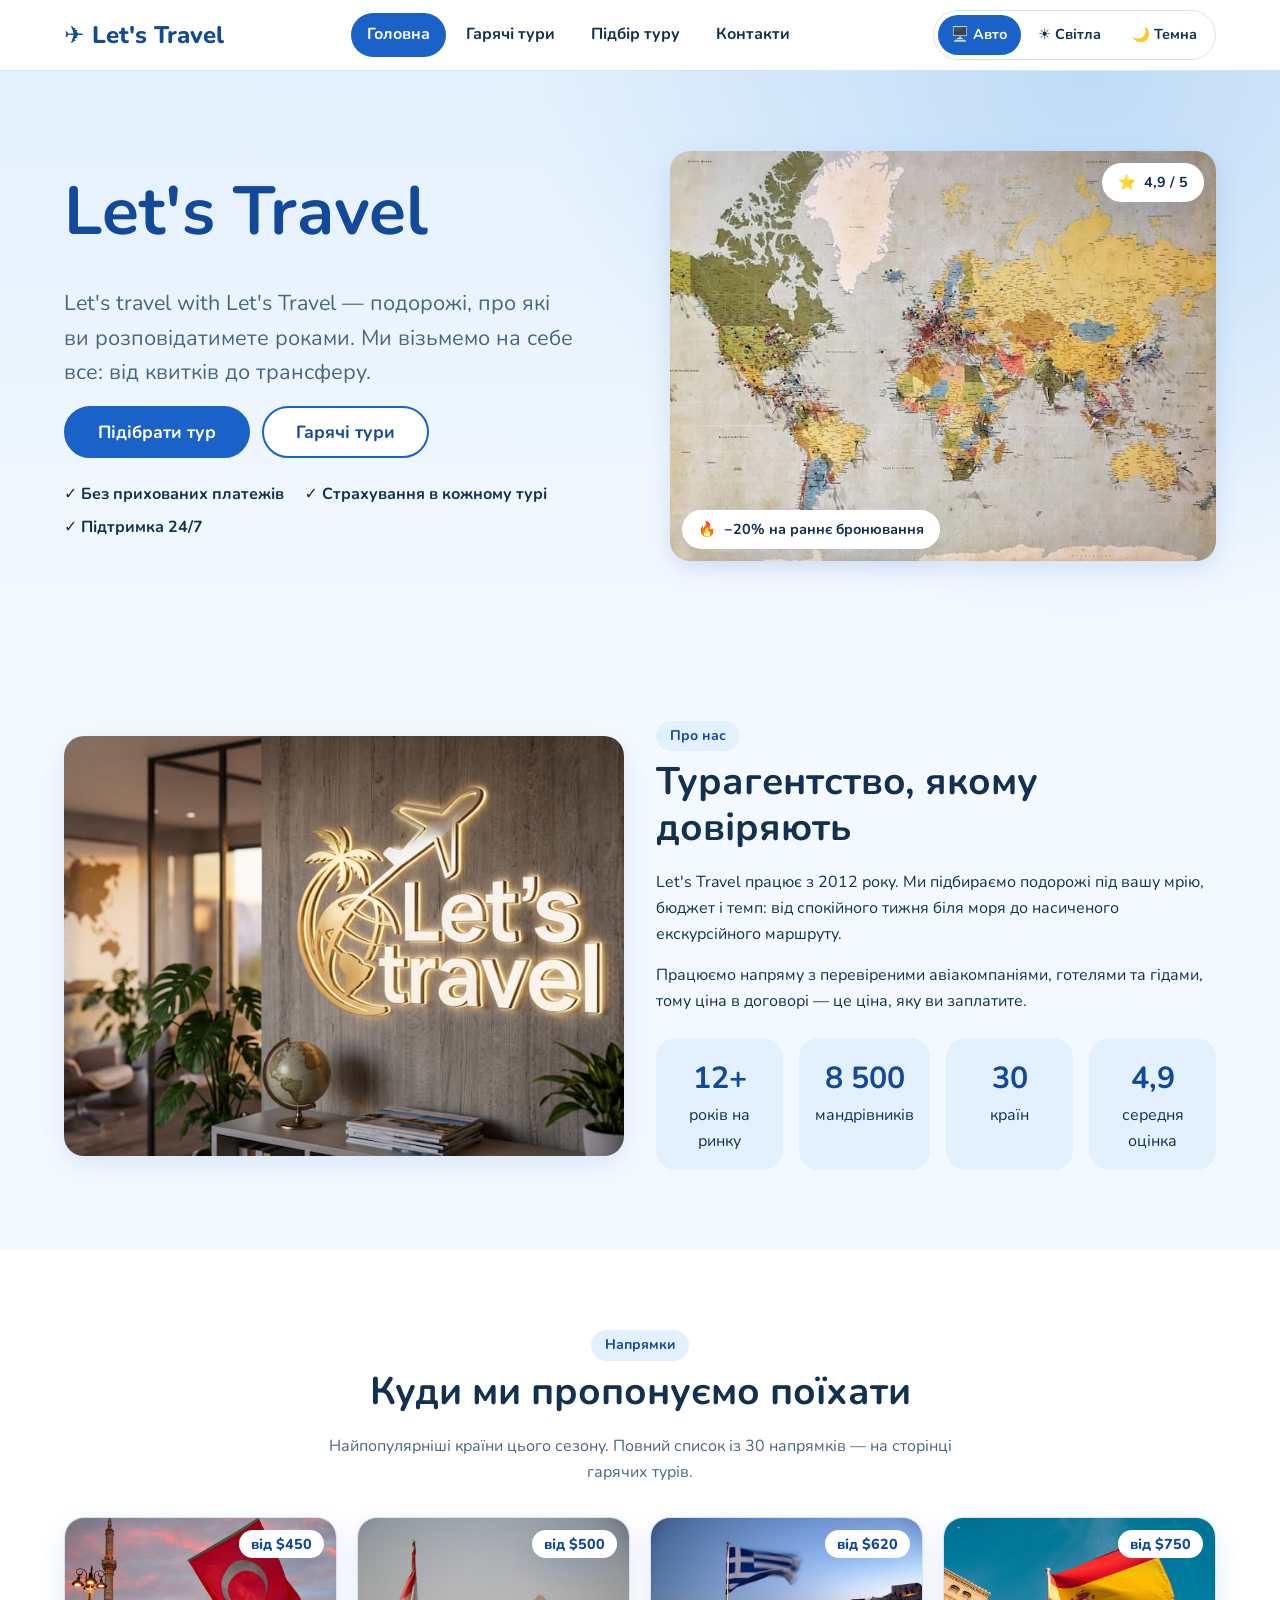
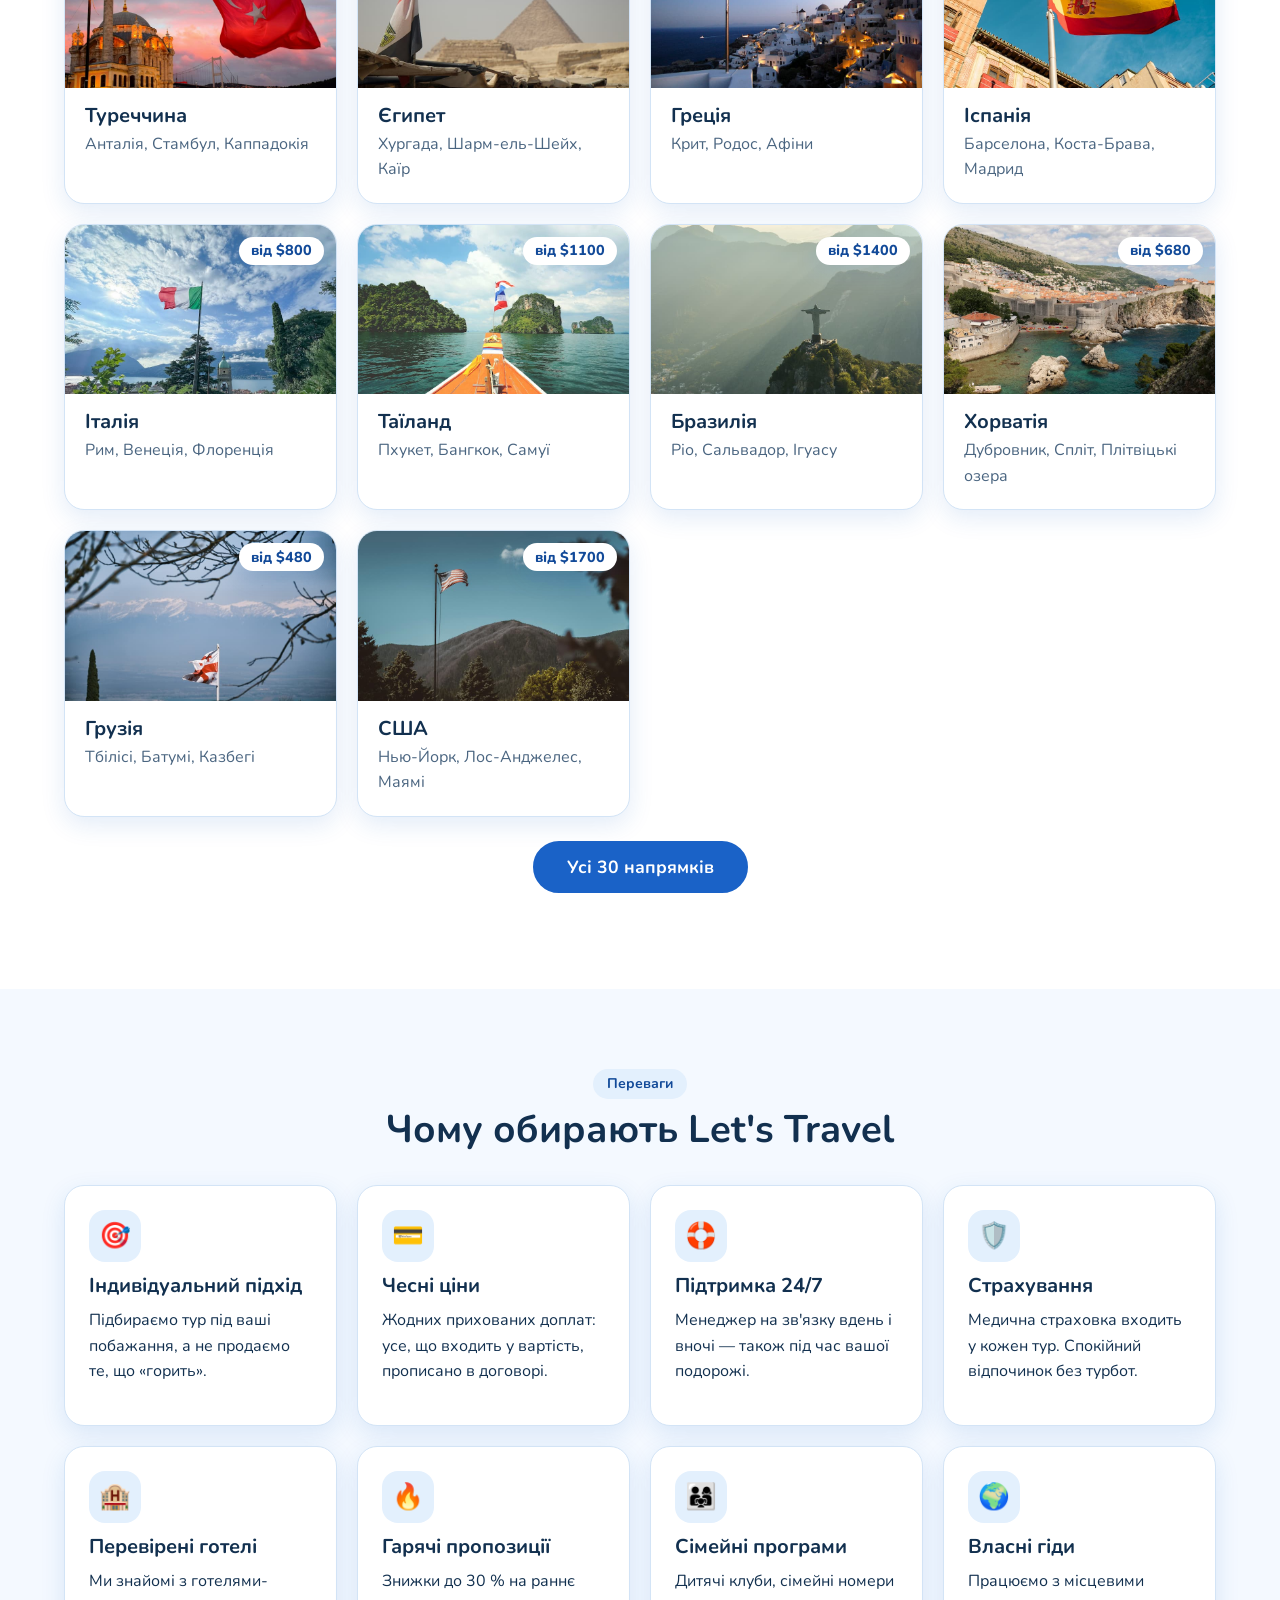
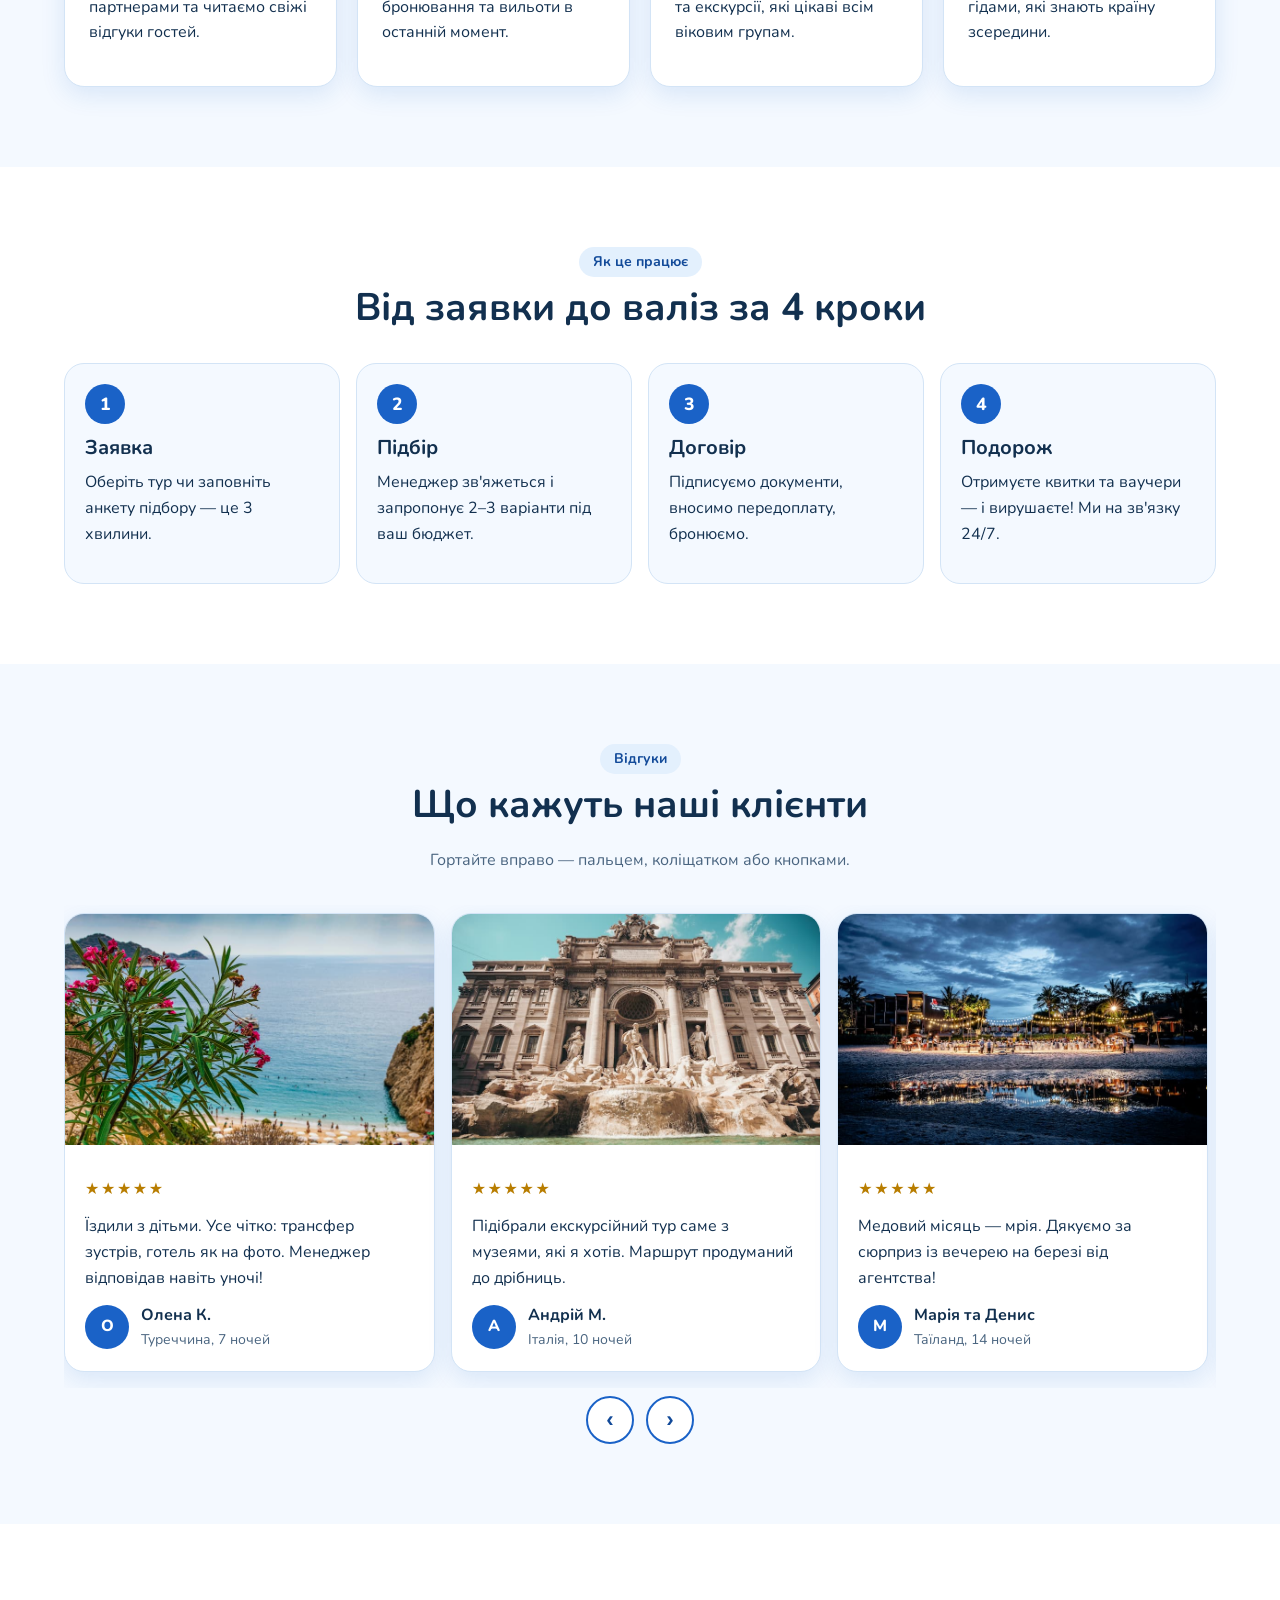
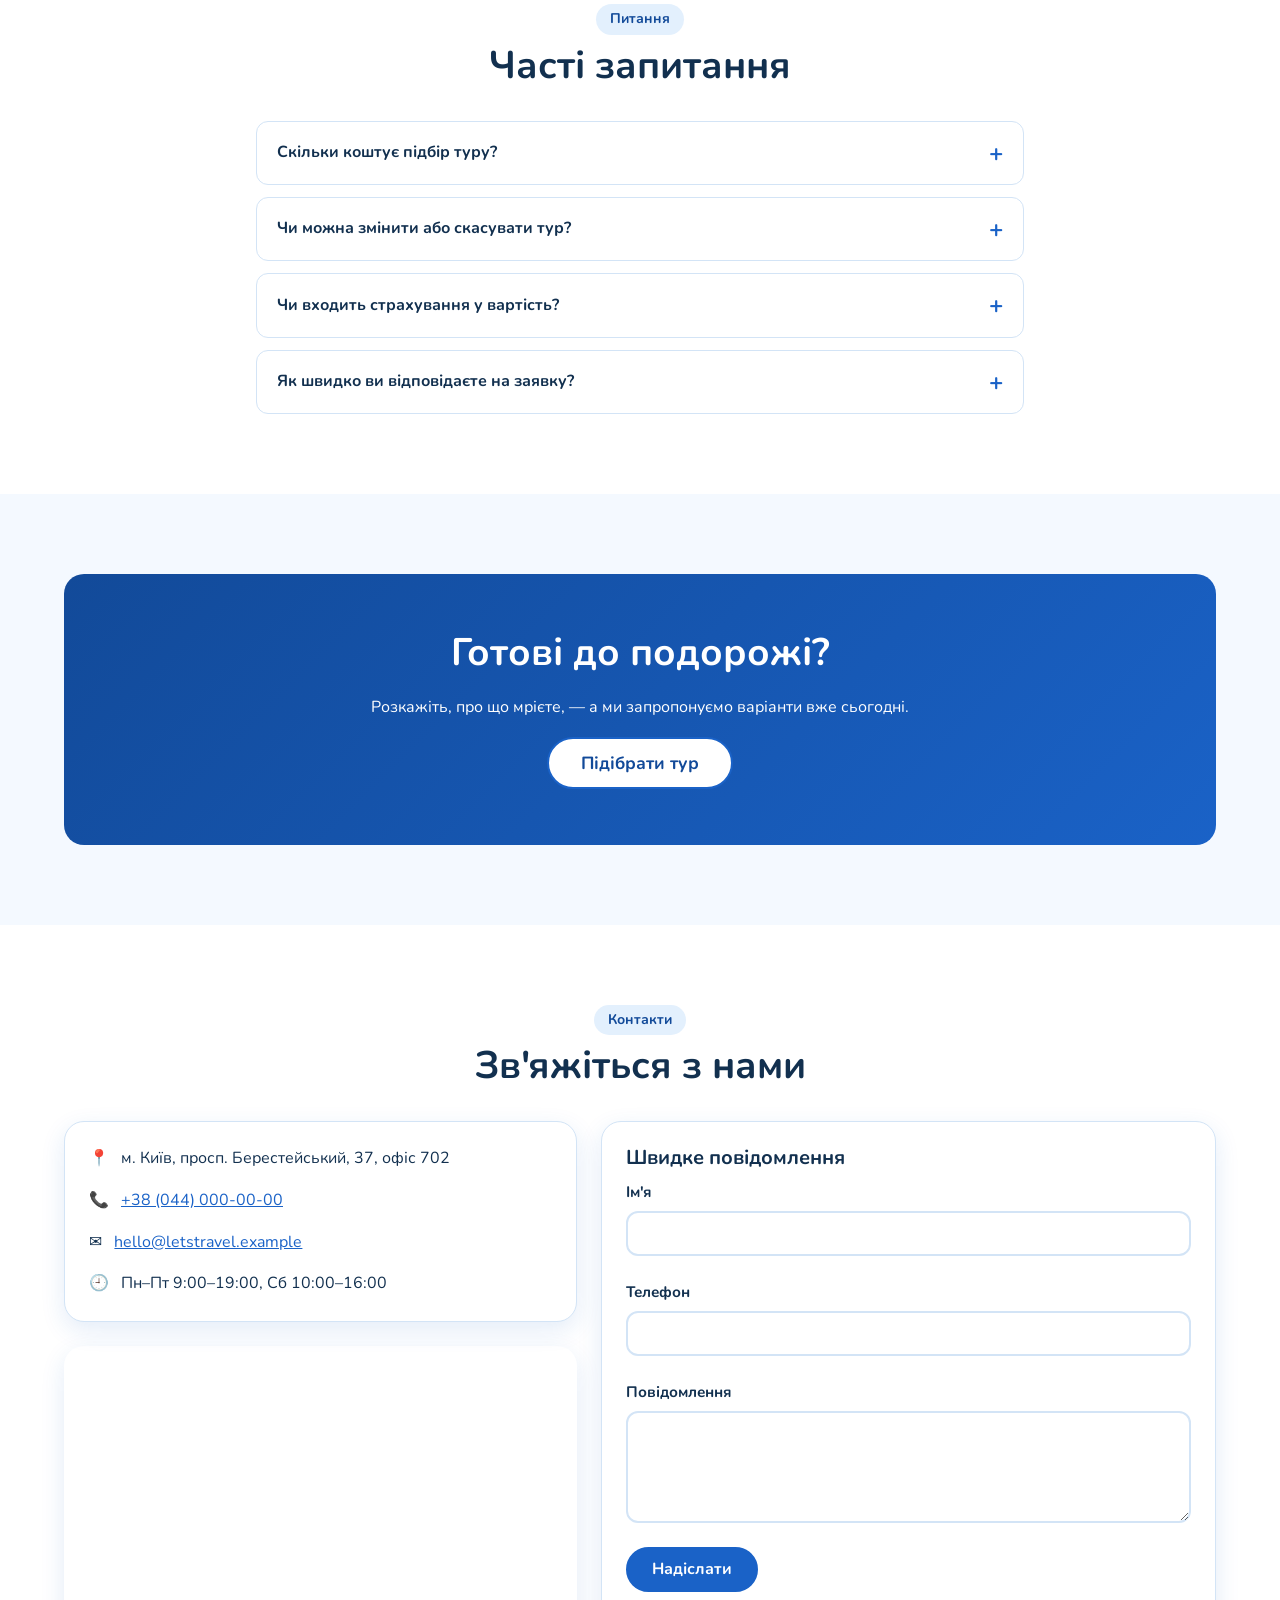
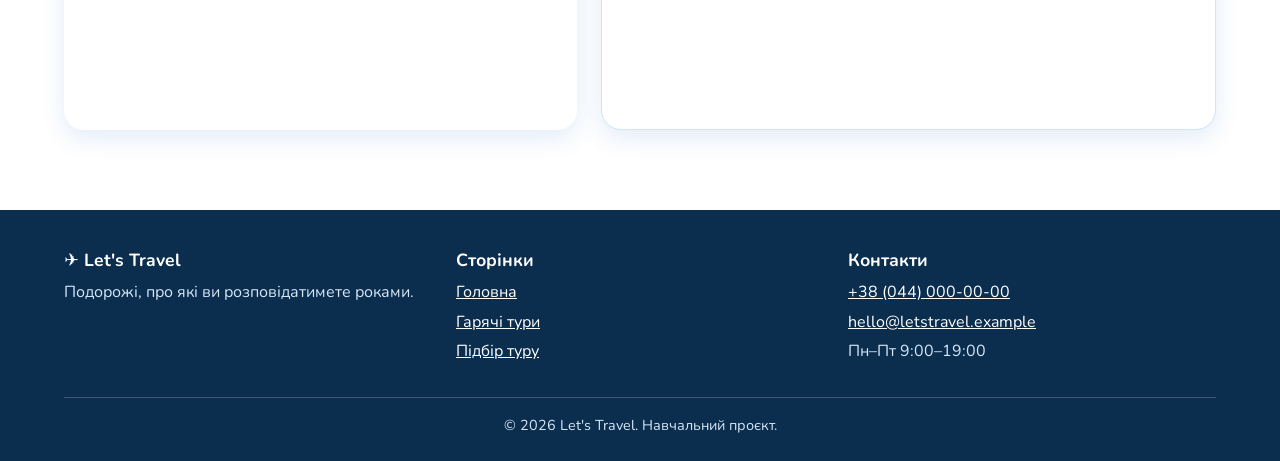
<file: index.html>
<!DOCTYPE html>
<html lang="uk">
<head>
  <meta charset="UTF-8">
  <!-- Без цього рядка телефон показує сторінку як зменшену десктопну -->
  <meta name="viewport" content="width=device-width, initial-scale=1">
  <meta name="description" content="Let's Travel — турагентство: гарячі тури, індивідуальний підбір подорожі, підтримка 24/7.">
  <title>Let's Travel — турагентство</title>
  <link rel="icon" href="data:image/svg+xml,<svg xmlns=%22http://www.w3.org/2000/svg%22 viewBox=%220 0 100 100%22><text y=%22.9em%22 font-size=%2290%22>✈️</text></svg>">
  <link rel="preconnect" href="https://fonts.googleapis.com">
  <link rel="preconnect" href="https://fonts.gstatic.com" crossorigin>
  <link href="https://fonts.googleapis.com/css2?family=Nunito:wght@400;600;700;800&display=swap" rel="stylesheet">
    <script>
    // Ставимо збережену тему ще до показу сторінки (без миготіння)
    (function () {
      var t = localStorage.getItem("theme") || "auto";
      document.documentElement.dataset.theme = t;
    })();
  </script>
  <link rel="stylesheet" href="css/style.css">
</head>
<body>
  <a class="skip-link" href="#main">Перейти до змісту</a>

  <header class="site-header">
    <div class="container header-inner">
      <a class="logo" href="index.html"><span aria-hidden="true">✈️</span> Let's Travel</a>
      <nav aria-label="Головне меню">
        <ul class="nav-list">
          <li><a href="index.html" aria-current="page">Головна</a></li>
          <li><a href="tours.html">Гарячі тури</a></li>
          <li><a href="custom.html">Підбір туру</a></li>
          <li><a href="index.html#contacts">Контакти</a></li>
        </ul>
      </nav>
        <div class="theme-switch" role="radiogroup" aria-label="Тема оформлення">
        <label><input type="radio" name="theme" id="t-auto" value="auto" checked><span>🖥️ Авто</span></label>
        <label><input type="radio" name="theme" id="t-light" value="light"><span>☀️ Світла</span></label>
        <label><input type="radio" name="theme" id="t-dark" value="dark"><span>🌙 Темна</span></label>
      </div>
    </div>
  </header>

  <main id="main">

    <!-- ===== HERO ===== -->
    <section class="hero">
      <div class="container hero-inner">
        <div>
          <h1>Let's Travel</h1>
          <p class="lead">Let's travel with Let's Travel — подорожі, про які ви розповідатимете роками. Ми візьмемо на себе все: від квитків до трансферу.</p>
          <div class="btn-row">
            <a class="btn btn--lg" href="custom.html">Підібрати тур</a>
            <a class="btn btn--lg btn--light" href="tours.html">Гарячі тури</a>
          </div>
          <ul class="trust"><li>✓ Без прихованих платежів</li><li>✓ Страхування в кожному турі</li><li>✓ Підтримка 24/7</li></ul>
        </div>
        <!-- srcset: браузер сам обере менший або більший файл. Не lazy — це головне фото -->
        <div class="hero-media">
          <img src="img/hero-map-1600.jpg"
               srcset="img/hero-map-800.jpg 800w, img/hero-map-1600.jpg 1600w"
               sizes="(width >= 64rem) 36rem, 100vw"
               width="1600" height="1200" fetchpriority="high"
               alt="Карта світу з маршрутами подорожей">
          <span class="float-badge float-badge--a"><span aria-hidden="true">🔥</span> −20% на раннє бронювання</span>
          <span class="float-badge float-badge--b"><span aria-hidden="true">⭐</span> 4,9 / 5</span>
        </div>
      </div>
    </section>

    <!-- ===== ПРО АГЕНТСТВО ===== -->
    <section class="section" id="about">
      <div class="container about">
        <div class="about-media">
          <img src="img/about.jpg" alt="Команда турагентства Let's Travel в офісі" width="900" height="700" loading="lazy">
        </div>
        <div>
          <span class="eyebrow">Про нас</span>
          <h2>Турагентство, якому довіряють</h2>
          <p>Let's Travel працює з 2012 року. Ми підбираємо подорожі під вашу мрію, бюджет і темп: від спокійного тижня біля моря до насиченого екскурсійного маршруту.</p>
          <p>Працюємо напряму з перевіреними авіакомпаніями, готелями та гідами, тому ціна в договорі — це ціна, яку ви заплатите.</p>
          <div class="stats">
            <div class="stat"><strong>12+</strong>років на ринку</div>
            <div class="stat"><strong>8 500</strong>мандрівників</div>
            <div class="stat"><strong>30</strong>країн</div>
            <div class="stat"><strong>4,9</strong>середня оцінка</div>
          </div>
        </div>
      </div>
    </section>

    <!-- ===== КРАЇНИ ===== -->
    <section class="section section--white" id="countries">
      <div class="container">
        <div class="section-head">
          <span class="eyebrow">Напрямки</span>
          <h2>Куди ми пропонуємо поїхати</h2>
          <p class="muted">Найпопулярніші країни цього сезону. Повний список із 30 напрямків — на сторінці гарячих турів.</p>
        </div>
        <div class="grid">
          <a class="dest" href="tours.html#turkey">
            <div class="dest-img"><img src="img/countries/turkey.jpg" alt="Туреччина: Анталія" width="800" height="500" loading="lazy"><span class="price-tag">від $450</span></div>
            <div class="dest-body"><h3>Туреччина</h3><p class="muted">Анталія, Стамбул, Каппадокія</p></div>
          </a>
          <a class="dest" href="tours.html#egypt">
            <div class="dest-img"><img src="img/countries/egypt.jpg" alt="Єгипет: Хургада" width="800" height="500" loading="lazy"><span class="price-tag">від $500</span></div>
            <div class="dest-body"><h3>Єгипет</h3><p class="muted">Хургада, Шарм-ель-Шейх, Каїр</p></div>
          </a>
          <a class="dest" href="tours.html#greece">
            <div class="dest-img"><img src="img/countries/greece.jpg" alt="Греція: Крит" width="800" height="500" loading="lazy"><span class="price-tag">від $620</span></div>
            <div class="dest-body"><h3>Греція</h3><p class="muted">Крит, Родос, Афіни</p></div>
          </a>
          <a class="dest" href="tours.html#spain">
            <div class="dest-img"><img src="img/countries/spain.jpg" alt="Іспанія: Барселона" width="800" height="500" loading="lazy"><span class="price-tag">від $750</span></div>
            <div class="dest-body"><h3>Іспанія</h3><p class="muted">Барселона, Коста-Брава, Мадрид</p></div>
          </a>
          <a class="dest" href="tours.html#italy">
            <div class="dest-img"><img src="img/countries/italy.jpg" alt="Італія: Рим" width="800" height="500" loading="lazy"><span class="price-tag">від $800</span></div>
            <div class="dest-body"><h3>Італія</h3><p class="muted">Рим, Венеція, Флоренція</p></div>
          </a>
          <a class="dest" href="tours.html#thailand">
            <div class="dest-img"><img src="img/countries/thailand.jpg" alt="Таїланд: Пхукет" width="800" height="500" loading="lazy"><span class="price-tag">від $1100</span></div>
            <div class="dest-body"><h3>Таїланд</h3><p class="muted">Пхукет, Бангкок, Самуї</p></div>
          </a>
          <a class="dest" href="tours.html#brazil">
            <div class="dest-img"><img src="img/countries/brazil.jpg" alt="Бразилія: Ріо" width="800" height="500" loading="lazy"><span class="price-tag">від $1400</span></div>
            <div class="dest-body"><h3>Бразилія</h3><p class="muted">Ріо, Сальвадор, Ігуасу</p></div>
          </a>
          <a class="dest" href="tours.html#croatia">
            <div class="dest-img"><img src="img/countries/croatia.jpg" alt="Хорватія: Дубровник" width="800" height="500" loading="lazy"><span class="price-tag">від $680</span></div>
            <div class="dest-body"><h3>Хорватія</h3><p class="muted">Дубровник, Спліт, Плітвіцькі озера</p></div>
          </a>
          <a class="dest" href="tours.html#georgia">
            <div class="dest-img"><img src="img/countries/georgia.jpg" alt="Грузія: Тбілісі" width="800" height="500" loading="lazy"><span class="price-tag">від $480</span></div>
            <div class="dest-body"><h3>Грузія</h3><p class="muted">Тбілісі, Батумі, Казбегі</p></div>
          </a>
          <a class="dest" href="tours.html#usa">
            <div class="dest-img"><img src="img/countries/usa.jpg" alt="США: Нью-Йорк" width="800" height="500" loading="lazy"><span class="price-tag">від $1700</span></div>
            <div class="dest-body"><h3>США</h3><p class="muted">Нью-Йорк, Лос-Анджелес, Маямі</p></div>
          </a>
        </div>
        <p class="center mt"><a class="btn btn--lg" href="tours.html">Усі 30 напрямків</a></p>
      </div>
    </section>

    <!-- ===== ПЕРЕВАГИ ===== -->
    <section class="section" id="advantages">
      <div class="container">
        <div class="section-head">
          <span class="eyebrow">Переваги</span>
          <h2>Чому обирають Let's Travel</h2>
        </div>
        <div class="grid features">
          <article class="card"><div class="icon" aria-hidden="true">🎯</div><h3>Індивідуальний підхід</h3><p>Підбираємо тур під ваші побажання, а не продаємо те, що «горить».</p></article>
          <article class="card"><div class="icon" aria-hidden="true">💳</div><h3>Чесні ціни</h3><p>Жодних прихованих доплат: усе, що входить у вартість, прописано в договорі.</p></article>
          <article class="card"><div class="icon" aria-hidden="true">🛟</div><h3>Підтримка 24/7</h3><p>Менеджер на зв'язку вдень і вночі — також під час вашої подорожі.</p></article>
          <article class="card"><div class="icon" aria-hidden="true">🛡️</div><h3>Страхування</h3><p>Медична страховка входить у кожен тур. Спокійний відпочинок без турбот.</p></article>
          <article class="card"><div class="icon" aria-hidden="true">🏨</div><h3>Перевірені готелі</h3><p>Ми знайомі з готелями-партнерами та читаємо свіжі відгуки гостей.</p></article>
          <article class="card"><div class="icon" aria-hidden="true">🔥</div><h3>Гарячі пропозиції</h3><p>Знижки до 30 % на раннє бронювання та вильоти в останній момент.</p></article>
          <article class="card"><div class="icon" aria-hidden="true">👨‍👩‍👧</div><h3>Сімейні програми</h3><p>Дитячі клуби, сімейні номери та екскурсії, які цікаві всім віковим групам.</p></article>
          <article class="card"><div class="icon" aria-hidden="true">🌍</div><h3>Власні гіди</h3><p>Працюємо з місцевими гідами, які знають країну зсередини.</p></article>
        </div>
      </div>
    </section>

    <!-- ===== ЯК ПРАЦЮЄМО ===== -->
    <section class="section section--white" id="steps">
      <div class="container">
        <div class="section-head">
          <span class="eyebrow">Як це працює</span>
          <h2>Від заявки до валіз за 4 кроки</h2>
        </div>
        <ol class="steps">
          <li><h3>Заявка</h3><p>Оберіть тур чи заповніть анкету підбору — це 3 хвилини.</p></li>
          <li><h3>Підбір</h3><p>Менеджер зв'яжеться і запропонує 2–3 варіанти під ваш бюджет.</p></li>
          <li><h3>Договір</h3><p>Підписуємо документи, вносимо передоплату, бронюємо.</p></li>
          <li><h3>Подорож</h3><p>Отримуєте квитки та ваучери — і вирушаєте! Ми на зв'язку 24/7.</p></li>
        </ol>
      </div>
    </section>

    <!-- ===== ВІДГУКИ (карусель) ===== -->
    <section class="section" id="reviews">
      <div class="container">
        <div class="section-head">
          <span class="eyebrow">Відгуки</span>
          <h2>Що кажуть наші клієнти</h2>
          <p class="muted">Гортайте вправо — пальцем, коліщатком або кнопками.</p>
        </div>
        <!-- tabindex="0": карусель можна гортати клавішами ← → -->
        <div class="carousel" data-carousel tabindex="0" role="region" aria-label="Відгуки клієнтів">
          <figure class="card review">
            <div class="review-photo"><img src="img/reviews/review-1.jpg" alt="Фото з подорожі: Туреччина, 7 ночей" width="800" height="500" loading="lazy"></div>
            <div class="review-body">
              <div class="stars" role="img" aria-label="Оцінка 5 з 5">★★★★★</div>
              <blockquote><p>Їздили з дітьми. Усе чітко: трансфер зустрів, готель як на фото. Менеджер відповідав навіть уночі!</p></blockquote>
              <figcaption><span class="avatar" aria-hidden="true">О</span><span>Олена К.<small>Туреччина, 7 ночей</small></span></figcaption>
            </div>
          </figure>
          <figure class="card review">
            <div class="review-photo"><img src="img/reviews/review-2.jpg" alt="Фото з подорожі: Італія, 10 ночей" width="800" height="500" loading="lazy"></div>
            <div class="review-body">
              <div class="stars" role="img" aria-label="Оцінка 5 з 5">★★★★★</div>
              <blockquote><p>Підібрали екскурсійний тур саме з музеями, які я хотів. Маршрут продуманий до дрібниць.</p></blockquote>
              <figcaption><span class="avatar" aria-hidden="true">А</span><span>Андрій М.<small>Італія, 10 ночей</small></span></figcaption>
            </div>
          </figure>
          <figure class="card review">
            <div class="review-photo"><img src="img/reviews/review-3.jpg" alt="Фото з подорожі: Таїланд, 14 ночей" width="800" height="500" loading="lazy"></div>
            <div class="review-body">
              <div class="stars" role="img" aria-label="Оцінка 5 з 5">★★★★★</div>
              <blockquote><p>Медовий місяць — мрія. Дякуємо за сюрприз із вечерею на березі від агентства!</p></blockquote>
              <figcaption><span class="avatar" aria-hidden="true">М</span><span>Марія та Денис<small>Таїланд, 14 ночей</small></span></figcaption>
            </div>
          </figure>
          <figure class="card review">
            <div class="review-photo"><img src="img/reviews/review-4.jpg" alt="Фото з подорожі: Хорватія, 8 ночей" width="800" height="500" loading="lazy"></div>
            <div class="review-body">
              <div class="stars" role="img" aria-label="Оцінка 5 з 5">★★★★★</div>
              <blockquote><p>Дубровник, Спліт і Плітвіцькі озера за один тур. Дуже зручні переїзди та чудові гіди.</p></blockquote>
              <figcaption><span class="avatar" aria-hidden="true">І</span><span>Ірина Л.<small>Хорватія, 8 ночей</small></span></figcaption>
            </div>
          </figure>
          <figure class="card review">
            <div class="review-photo"><img src="img/reviews/review-5.jpg" alt="Фото з подорожі: Грузія, 6 ночей" width="800" height="500" loading="lazy"></div>
            <div class="review-body">
              <div class="stars" role="img" aria-label="Оцінка 5 з 5">★★★★★</div>
              <blockquote><p>Їздили компанією друзів. Організували все: від вина в Кахетії до походу в гори. Рекомендую!</p></blockquote>
              <figcaption><span class="avatar" aria-hidden="true">С</span><span>Сергій П.<small>Грузія, 6 ночей</small></span></figcaption>
            </div>
          </figure>
          <figure class="card review">
            
            <div class="review-body">
              <div class="stars" role="img" aria-label="Оцінка 5 з 5">★★★★★</div>
              <blockquote><p>Перший раз у відпустці без стресу. Усі квитки та документи були вчасно, готель — 10 з 10.</p></blockquote>
              <figcaption><span class="avatar" aria-hidden="true">Н</span><span>Наталія Б.<small>Єгипет, 7 ночей</small></span></figcaption>
            </div>
          </figure>
          <figure class="card review">
            
            <div class="review-body">
              <div class="stars" role="img" aria-label="Оцінка 5 з 5">★★★★★</div>
              <blockquote><p>Складний маршрут із кількома містами. Агентство зробило його простим і зрозумілим.</p></blockquote>
              <figcaption><span class="avatar" aria-hidden="true">В</span><span>Віктор Д.<small>США, 12 ночей</small></span></figcaption>
            </div>
          </figure>
          <figure class="card review">
            
            <div class="review-body">
              <div class="stars" role="img" aria-label="Оцінка 5 з 5">★★★★★</div>
              <blockquote><p>Родос — це любов. Дякуємо, що підказали готель біля тихого пляжу, без натовпу.</p></blockquote>
              <figcaption><span class="avatar" aria-hidden="true">О</span><span>Оксана Т.<small>Греція, 10 ночей</small></span></figcaption>
            </div>
          </figure>
        </div>
        <div class="carousel-controls">
          <button class="round-btn" type="button" data-carousel-btn="-1" aria-label="Попередні відгуки">‹</button>
          <button class="round-btn" type="button" data-carousel-btn="1" aria-label="Наступні відгуки">›</button>
        </div>
      </div>
    </section>

    <!-- ===== FAQ ===== -->
    <section class="section section--white" id="faq">
      <div class="container">
        <div class="section-head"><span class="eyebrow">Питання</span><h2>Часті запитання</h2></div>
        <div class="faq">
          <details><summary>Скільки коштує підбір туру?</summary><p>Підбір безкоштовний. Ви платите тільки за сам тур, і вартість чітко прописана в договорі.</p></details>
          <details><summary>Чи можна змінити або скасувати тур?</summary><p>Так. Умови залежать від авіакомпанії та готелю — менеджер покаже їх до підписання договору.</p></details>
          <details><summary>Чи входить страхування у вартість?</summary><p>Базова медична страховка входить у всі тури. За бажання можна оформити розширену.</p></details>
          <details><summary>Як швидко ви відповідаєте на заявку?</summary><p>У робочий час — протягом 30 хвилин, у неробочий — наступного ранку.</p></details>
        </div>
      </div>
    </section>

    <!-- ===== CTA ===== -->
    <section class="section">
      <div class="container">
        <div class="cta">
          <h2>Готові до подорожі?</h2>
          <p>Розкажіть, про що мрієте, — а ми запропонуємо варіанти вже сьогодні.</p>
          <a class="btn btn--lg btn--light" href="custom.html">Підібрати тур</a>
        </div>
      </div>
    </section>

    <!-- ===== КОНТАКТИ ===== -->
    <section class="section section--white" id="contacts">
      <div class="container">
        <div class="section-head"><span class="eyebrow">Контакти</span><h2>Зв'яжіться з нами</h2></div>
        <div class="contacts">
          <div>
            <div class="card">
              <ul class="contact-list">
                <li><span aria-hidden="true">📍</span><span>м. Київ, просп. Берестейський, 37, офіс 702</span></li>
                <li><span aria-hidden="true">📞</span><a href="tel:+380440000000">+38 (044) 000-00-00</a></li>
                <li><span aria-hidden="true">✉️</span><a href="mailto:hello@letstravel.example">hello@letstravel.example</a></li>
                <li><span aria-hidden="true">🕘</span><span>Пн–Пт 9:00–19:00, Сб 10:00–16:00</span></li>
              </ul>
            </div>
            <div class="map mt">
              <iframe title="Офіс Let's Travel на карті" loading="lazy"
                src="https://www.openstreetmap.org/export/embed.html?bbox=30.445%2C50.443%2C30.470%2C50.456&amp;layer=mapnik&amp;marker=50.4488%2C30.4590"></iframe>
            </div>
          </div>
          <form class="card" action="#" method="post">
            <h3>Швидке повідомлення</h3>
            <div class="field"><label for="c-name">Ім'я</label><input id="c-name" name="name" type="text" autocomplete="name" required></div>
            <div class="field mt"><label for="c-phone">Телефон</label><input id="c-phone" name="phone" type="tel" autocomplete="tel" required></div>
            <div class="field mt"><label for="c-msg">Повідомлення</label><textarea id="c-msg" name="message"></textarea></div>
            <p class="mt"><button class="btn" type="submit">Надіслати</button></p>
          </form>
        </div>
      </div>
    </section>
  </main>

  <footer class="site-footer">
    <div class="container">
      <div class="footer-grid">
        <div><h3>✈️ Let's Travel</h3><p>Подорожі, про які ви розповідатимете роками.</p></div>
        <div><h3>Сторінки</h3><ul><li><a href="index.html">Головна</a></li><li><a href="tours.html">Гарячі тури</a></li><li><a href="custom.html">Підбір туру</a></li></ul></div>
        <div><h3>Контакти</h3><ul><li><a href="tel:+380440000000">+38 (044) 000-00-00</a></li><li><a href="mailto:hello@letstravel.example">hello@letstravel.example</a></li><li>Пн–Пт 9:00–19:00</li></ul></div>
      </div>
      <p class="copy">© 2026 Let's Travel. Навчальний проєкт.</p>
    </div>
  </footer>

  <script src="js/main.js" defer></script>
</body>
</html>
</file>
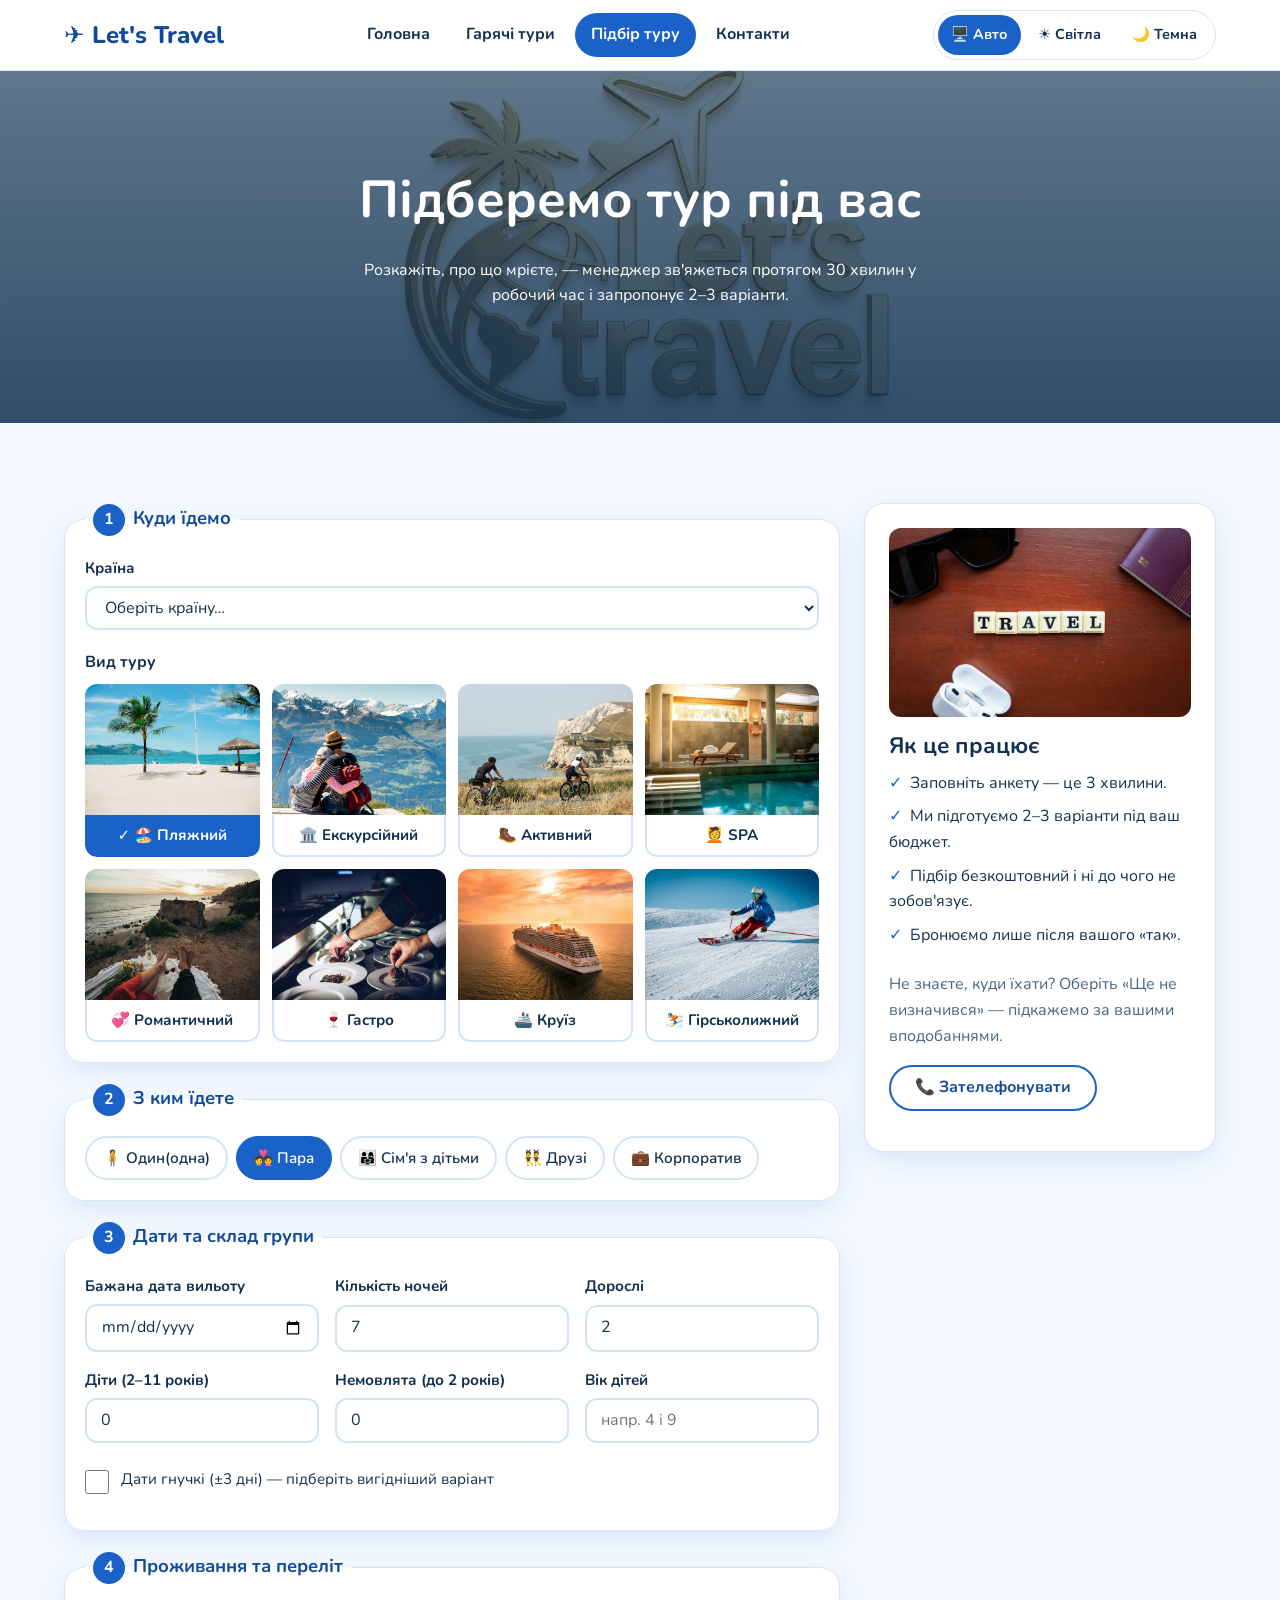
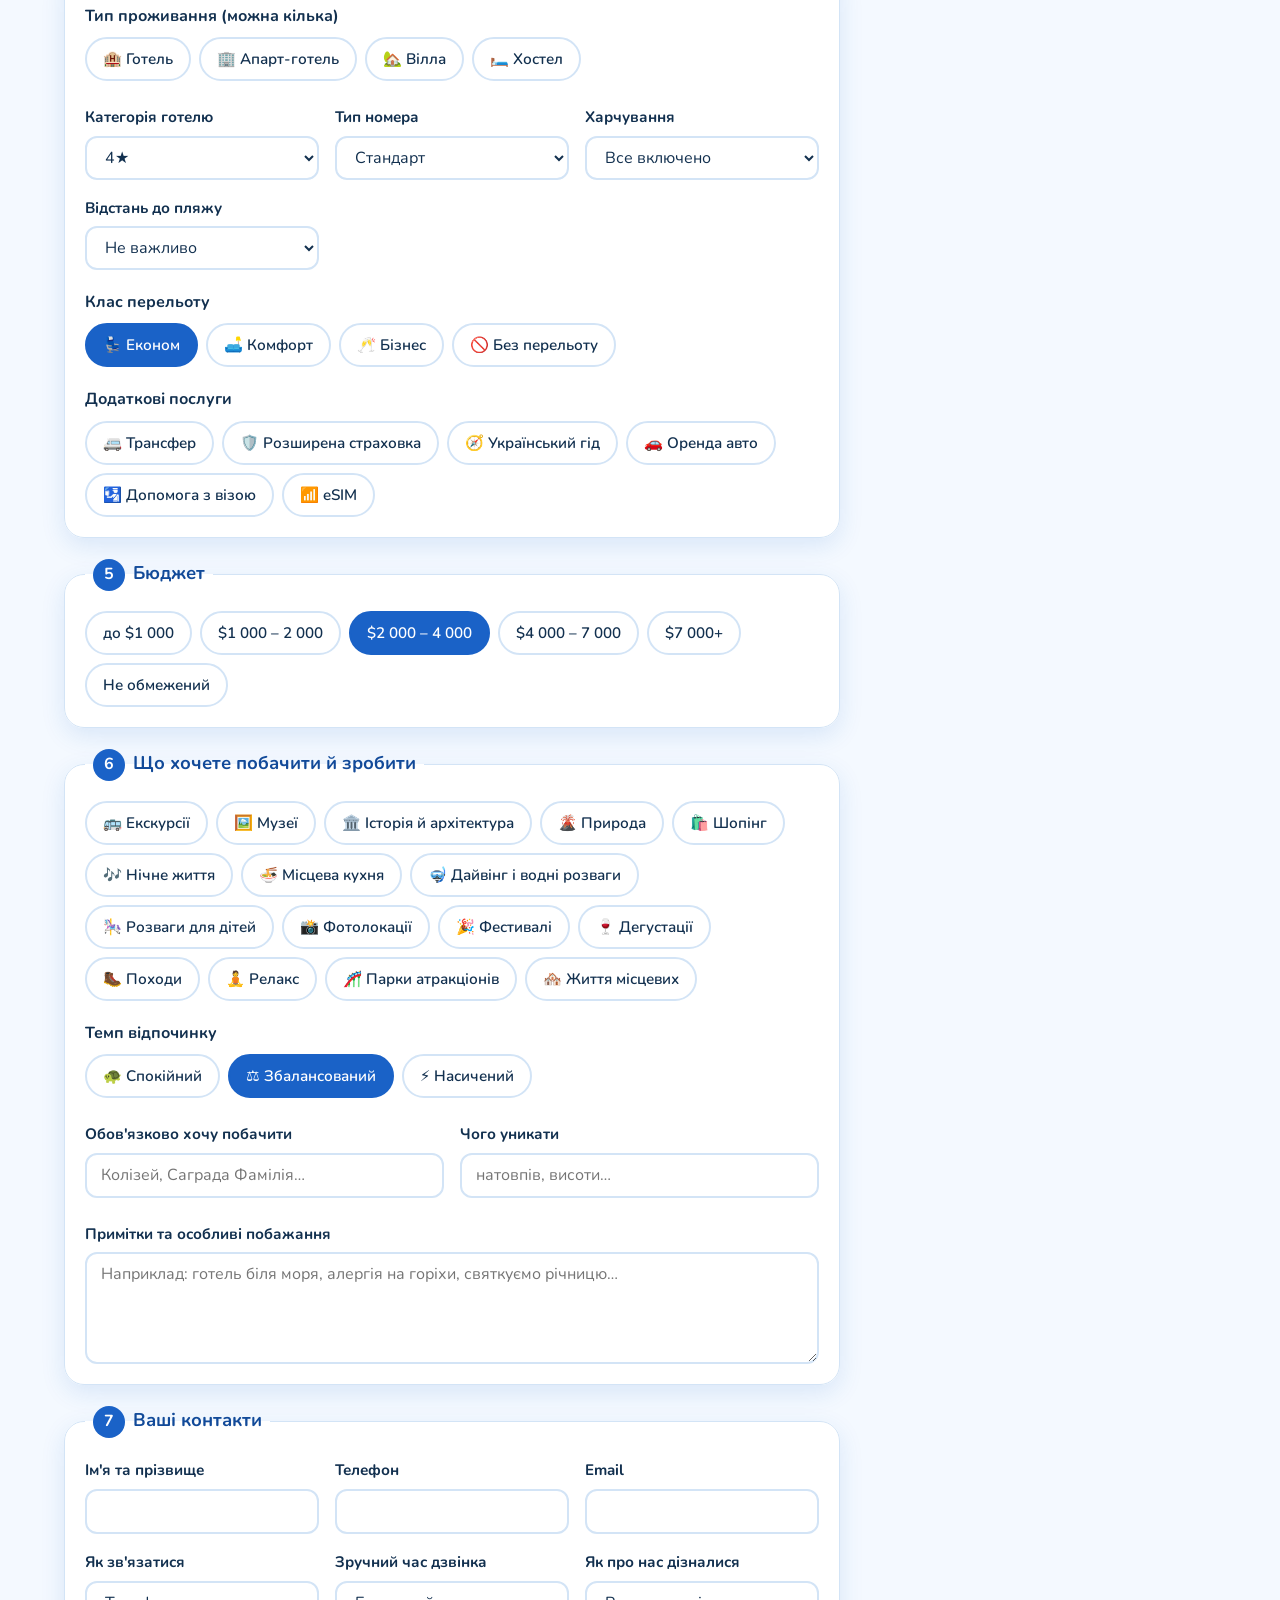
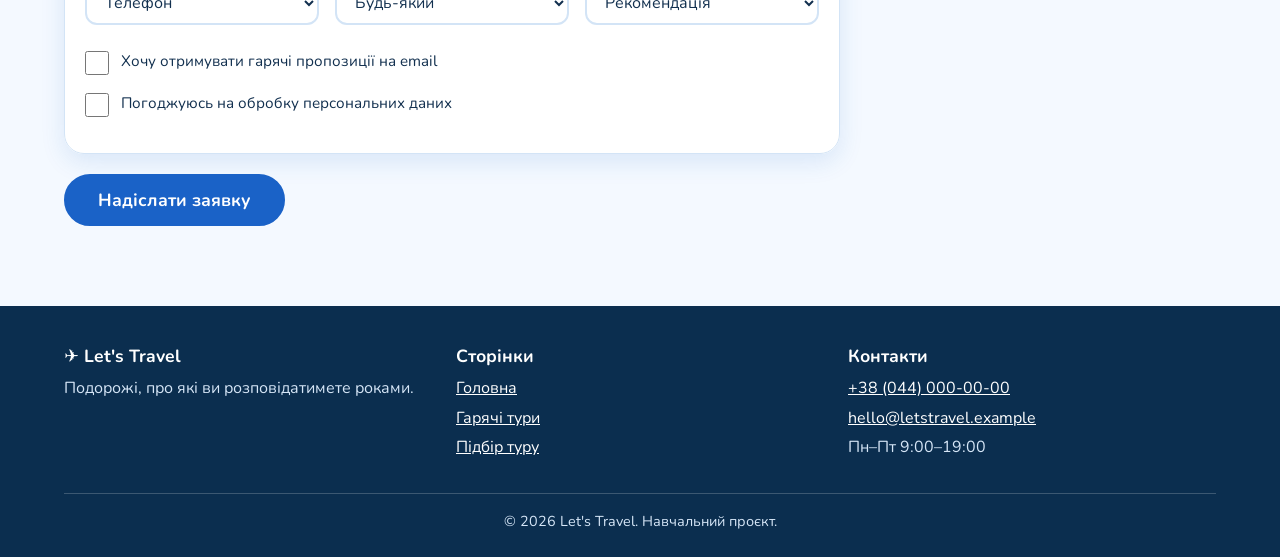
<file: custom.html>
<!DOCTYPE html>
<html lang="uk">
<head>
  <meta charset="UTF-8">
  <!-- Без цього рядка телефон показує сторінку як зменшену десктопну -->
  <meta name="viewport" content="width=device-width, initial-scale=1">
  <meta name="description" content="Індивідуальний підбір туру від Let's Travel: розкажіть про свою ідеальну подорож.">
  <title>Підбір туру — Let's Travel</title>
  <link rel="icon" href="data:image/svg+xml,<svg xmlns=%22http://www.w3.org/2000/svg%22 viewBox=%220 0 100 100%22><text y=%22.9em%22 font-size=%2290%22>✈️</text></svg>">
  <link rel="preconnect" href="https://fonts.googleapis.com">
  <link rel="preconnect" href="https://fonts.gstatic.com" crossorigin>
  <link href="https://fonts.googleapis.com/css2?family=Nunito:wght@400;600;700;800&display=swap" rel="stylesheet">
    <script>
    // Ставимо збережену тему ще до показу сторінки (без миготіння)
    (function () {
      var t = localStorage.getItem("theme") || "auto";
      document.documentElement.dataset.theme = t;
    })();
  </script>
  <link rel="stylesheet" href="css/style.css">
</head>
<body>
  <a class="skip-link" href="#main">Перейти до змісту</a>

  <header class="site-header">
    <div class="container header-inner">
      <a class="logo" href="index.html"><span aria-hidden="true">✈️</span> Let's Travel</a>
      <nav aria-label="Головне меню">
        <ul class="nav-list">
          <li><a href="index.html">Головна</a></li>
          <li><a href="tours.html">Гарячі тури</a></li>
          <li><a href="custom.html" aria-current="page">Підбір туру</a></li>
          <li><a href="index.html#contacts">Контакти</a></li>
        </ul>
      </nav>
        <div class="theme-switch" role="radiogroup" aria-label="Тема оформлення">
        <label><input type="radio" name="theme" id="t-auto" value="auto" checked><span>🖥️ Авто</span></label>
        <label><input type="radio" name="theme" id="t-light" value="light"><span>☀️ Світла</span></label>
        <label><input type="radio" name="theme" id="t-dark" value="dark"><span>🌙 Темна</span></label>
      </div>
    </div>
  </header>

  <main id="main">
    <section class="page-hero">
      <img src="img/custom-banner.jpg" alt="" width="1600" height="600" fetchpriority="high">
      <div class="container">
        <h1>Підберемо тур під вас</h1>
        <p>Розкажіть, про що мрієте, — менеджер зв'яжеться протягом 30 хвилин у робочий час і запропонує 2–3 варіанти.</p>
      </div>
    </section>

    <section class="section">
      <div class="container layout">

        <form class="steps-form" action="#" method="post">

          <fieldset>
            <legend>Куди їдемо</legend>
            <div class="field">
              <label for="country">Країна</label>
              <select id="country" name="country" required>
                <option value="" selected disabled>Оберіть країну…</option>
                <optgroup label="Європа та Кавказ"><option>Греція</option><option>Іспанія</option><option>Італія</option><option>Франція</option><option>Чехія</option><option>Хорватія</option><option>Португалія</option><option>Чорногорія</option><option>Кіпр</option><option>Австрія</option><option>Швейцарія</option><option>Німеччина</option><option>Велика Британія</option><option>Ісландія</option><option>Норвегія</option><option>Грузія</option></optgroup><optgroup label="Азія та Близький Схід"><option>Туреччина</option><option>ОАЕ</option><option>Таїланд</option><option>Японія</option><option>Мальдіви</option><option>Індонезія (Балі)</option><option>В'єтнам</option><option>Шрі-Ланка</option></optgroup><optgroup label="Африка"><option>Єгипет</option><option>Марокко</option><option>Туніс</option></optgroup><optgroup label="Америка"><option>США</option><option>Бразилія</option><option>Мексика</option></optgroup>
                <option>Ще не визначився(-лась) — підкажіть</option>
              </select>
            </div>
            <p class="group-label" id="type-label">Вид туру</p>
            <div class="type-grid" role="radiogroup" aria-labelledby="type-label">
              <label class="type-card"><input type="radio" name="type" value="beach" checked><img src="img/types/beach.jpg" alt="" width="600" height="450" loading="lazy"><span class="type-name">🏖️ Пляжний</span></label>
              <label class="type-card"><input type="radio" name="type" value="excursion"><img src="img/types/excursion.jpg" alt="" width="600" height="450" loading="lazy"><span class="type-name">🏛️ Екскурсійний</span></label>
              <label class="type-card"><input type="radio" name="type" value="active"><img src="img/types/active.jpg" alt="" width="600" height="450" loading="lazy"><span class="type-name">🥾 Активний</span></label>
              <label class="type-card"><input type="radio" name="type" value="spa"><img src="img/types/spa.jpg" alt="" width="600" height="450" loading="lazy"><span class="type-name">💆 SPA</span></label>
              <label class="type-card"><input type="radio" name="type" value="romantic"><img src="img/types/romantic.jpg" alt="" width="600" height="450" loading="lazy"><span class="type-name">💞 Романтичний</span></label>
              <label class="type-card"><input type="radio" name="type" value="gastro"><img src="img/types/gastro.jpg" alt="" width="600" height="450" loading="lazy"><span class="type-name">🍷 Гастро</span></label>
              <label class="type-card"><input type="radio" name="type" value="cruise"><img src="img/types/cruise.jpg" alt="" width="600" height="450" loading="lazy"><span class="type-name">🚢 Круїз</span></label>
              <label class="type-card"><input type="radio" name="type" value="ski"><img src="img/types/ski.jpg" alt="" width="600" height="450" loading="lazy"><span class="type-name">⛷️ Гірськолижний</span></label>
            </div>
          </fieldset>

          <fieldset>
            <legend>З ким їдете</legend>
            <div class="chips" role="radiogroup" aria-label="З ким їдете">
              <label class="chip"><input type="radio" name="who" value="solo"><span>🧍 Один(одна)</span></label>
              <label class="chip"><input type="radio" name="who" value="couple" checked><span>💑 Пара</span></label>
              <label class="chip"><input type="radio" name="who" value="family"><span>👨‍👩‍👧 Сім'я з дітьми</span></label>
              <label class="chip"><input type="radio" name="who" value="friends"><span>👯 Друзі</span></label>
              <label class="chip"><input type="radio" name="who" value="corp"><span>💼 Корпоратив</span></label>
            </div>
          </fieldset>

          <fieldset>
            <legend>Дати та склад групи</legend>
            <div class="fields">
              <div class="field"><label for="date">Бажана дата вильоту</label><input id="date" name="date" type="date"></div>
              <div class="field"><label for="nights">Кількість ночей</label><input id="nights" name="nights" type="number" min="3" max="30" value="7"></div>
              <div class="field"><label for="adults">Дорослі</label><input id="adults" name="adults" type="number" min="1" max="20" value="2"></div>
              <div class="field"><label for="kids">Діти (2–11 років)</label><input id="kids" name="kids" type="number" min="0" max="8" value="0"></div>
              <div class="field"><label for="infants">Немовлята (до 2 років)</label><input id="infants" name="infants" type="number" min="0" max="4" value="0"></div>
              <div class="field"><label for="ages">Вік дітей</label><input id="ages" name="ages" type="text" placeholder="напр. 4 і 9"></div>
            </div>
            <p class="mt"><label class="consent"><input type="checkbox" name="flex"><span>Дати гнучкі (±3 дні) — підберіть вигідніший варіант</span></label></p>
          </fieldset>

          <fieldset>
            <legend>Проживання та переліт</legend>
            <p class="group-label" id="stay-label" style="margin-top:0">Тип проживання (можна кілька)</p>
            <div class="chips" role="group" aria-labelledby="stay-label">
              <label class="chip"><input type="checkbox" name="stay" value="hotel"><span>🏨 Готель</span></label>
              <label class="chip"><input type="checkbox" name="stay" value="apart"><span>🏢 Апарт-готель</span></label>
              <label class="chip"><input type="checkbox" name="stay" value="villa"><span>🏡 Вілла</span></label>
              <label class="chip"><input type="checkbox" name="stay" value="hostel"><span>🛏️ Хостел</span></label>
            </div>
            <div class="fields mt">
              <div class="field"><label for="hotel">Категорія готелю</label><select id="hotel" name="hotel"><option>3★</option><option selected>4★</option><option>5★</option><option>Будь-яка</option></select></div>
              <div class="field"><label for="room">Тип номера</label><select id="room" name="room"><option>Стандарт</option><option>Сімейний</option><option>Люкс</option><option>З видом на море</option></select></div>
              <div class="field"><label for="meal">Харчування</label><select id="meal" name="meal"><option>Без харчування</option><option>Сніданки</option><option>Напівпансіон</option><option selected>Все включено</option></select></div>
              <div class="field"><label for="beach">Відстань до пляжу</label><select id="beach" name="beach"><option>Не важливо</option><option>Перша лінія</option><option>До 300 м</option><option>До 1 км</option></select></div>
            </div>
            <p class="group-label" id="flight-label">Клас перельоту</p>
            <div class="chips" role="radiogroup" aria-labelledby="flight-label">
              <label class="chip"><input type="radio" name="flight" value="eco" checked><span>💺 Економ</span></label>
              <label class="chip"><input type="radio" name="flight" value="comfort"><span>🛋️ Комфорт</span></label>
              <label class="chip"><input type="radio" name="flight" value="biz"><span>🥂 Бізнес</span></label>
              <label class="chip"><input type="radio" name="flight" value="none"><span>🚫 Без перельоту</span></label>
            </div>
            <p class="group-label" id="extras-label">Додаткові послуги</p>
            <div class="chips" role="group" aria-labelledby="extras-label">
              <label class="chip"><input type="checkbox" name="extras" value="transfer"><span>🚐 Трансфер</span></label>
              <label class="chip"><input type="checkbox" name="extras" value="ins"><span>🛡️ Розширена страховка</span></label>
              <label class="chip"><input type="checkbox" name="extras" value="guide"><span>🧭 Український гід</span></label>
              <label class="chip"><input type="checkbox" name="extras" value="car"><span>🚗 Оренда авто</span></label>
              <label class="chip"><input type="checkbox" name="extras" value="visa"><span>🛂 Допомога з візою</span></label>
              <label class="chip"><input type="checkbox" name="extras" value="esim"><span>📶 eSIM</span></label>
            </div>
          </fieldset>

          <fieldset>
            <legend>Бюджет</legend>
            <div class="chips" role="radiogroup" aria-label="Бюджет на всіх">
              <label class="chip"><input type="radio" name="budget" value="1"><span>до $1 000</span></label>
              <label class="chip"><input type="radio" name="budget" value="2"><span>$1 000 – 2 000</span></label>
              <label class="chip"><input type="radio" name="budget" value="3" checked><span>$2 000 – 4 000</span></label>
              <label class="chip"><input type="radio" name="budget" value="4"><span>$4 000 – 7 000</span></label>
              <label class="chip"><input type="radio" name="budget" value="5"><span>$7 000+</span></label>
              <label class="chip"><input type="radio" name="budget" value="0"><span>Не обмежений</span></label>
            </div>
          </fieldset>

          <fieldset>
            <legend>Що хочете побачити й зробити</legend>
            <div class="chips" role="group" aria-label="Побажання">
              <label class="chip"><input type="checkbox" name="wish" value="exc"><span>🚌 Екскурсії</span></label>
              <label class="chip"><input type="checkbox" name="wish" value="mus"><span>🖼️ Музеї</span></label>
              <label class="chip"><input type="checkbox" name="wish" value="arch"><span>🏛️ Історія й архітектура</span></label>
              <label class="chip"><input type="checkbox" name="wish" value="nat"><span>🌋 Природа</span></label>
              <label class="chip"><input type="checkbox" name="wish" value="shop"><span>🛍️ Шопінг</span></label>
              <label class="chip"><input type="checkbox" name="wish" value="night"><span>🎶 Нічне життя</span></label>
              <label class="chip"><input type="checkbox" name="wish" value="food"><span>🍜 Місцева кухня</span></label>
              <label class="chip"><input type="checkbox" name="wish" value="water"><span>🤿 Дайвінг і водні розваги</span></label>
              <label class="chip"><input type="checkbox" name="wish" value="kids"><span>🎠 Розваги для дітей</span></label>
              <label class="chip"><input type="checkbox" name="wish" value="photo"><span>📸 Фотолокації</span></label>
              <label class="chip"><input type="checkbox" name="wish" value="fest"><span>🎉 Фестивалі</span></label>
              <label class="chip"><input type="checkbox" name="wish" value="wine"><span>🍷 Дегустації</span></label>
              <label class="chip"><input type="checkbox" name="wish" value="hike"><span>🥾 Походи</span></label>
              <label class="chip"><input type="checkbox" name="wish" value="rel"><span>🧘 Релакс</span></label>
              <label class="chip"><input type="checkbox" name="wish" value="park"><span>🎢 Парки атракціонів</span></label>
              <label class="chip"><input type="checkbox" name="wish" value="local"><span>🏘️ Життя місцевих</span></label>
            </div>
            <p class="group-label" id="pace-label">Темп відпочинку</p>
            <div class="chips" role="radiogroup" aria-labelledby="pace-label">
              <label class="chip"><input type="radio" name="pace" value="calm"><span>🐢 Спокійний</span></label>
              <label class="chip"><input type="radio" name="pace" value="mid" checked><span>⚖️ Збалансований</span></label>
              <label class="chip"><input type="radio" name="pace" value="busy"><span>⚡ Насичений</span></label>
            </div>
            <div class="fields mt">
              <div class="field"><label for="must">Обов'язково хочу побачити</label><input id="must" name="must" type="text" placeholder="Колізей, Саграда Фамілія…"></div>
              <div class="field"><label for="avoid">Чого уникати</label><input id="avoid" name="avoid" type="text" placeholder="натовпів, висоти…"></div>
            </div>
            <div class="field mt">
              <label for="notes">Примітки та особливі побажання</label>
              <textarea id="notes" name="notes" placeholder="Наприклад: готель біля моря, алергія на горіхи, святкуємо річницю…"></textarea>
            </div>
          </fieldset>

          <fieldset>
            <legend>Ваші контакти</legend>
            <div class="fields">
              <div class="field"><label for="name">Ім'я та прізвище</label><input id="name" name="name" type="text" autocomplete="name" required></div>
              <div class="field"><label for="phone">Телефон</label><input id="phone" name="phone" type="tel" autocomplete="tel" required></div>
              <div class="field"><label for="email">Email</label><input id="email" name="email" type="email" autocomplete="email"></div>
              <div class="field"><label for="contact">Як зв'язатися</label><select id="contact" name="contact"><option>Телефон</option><option>Telegram</option><option>Viber</option><option>Email</option></select></div>
              <div class="field"><label for="time">Зручний час дзвінка</label><select id="time" name="time"><option>Будь-який</option><option>Ранок (9–12)</option><option>День (12–16)</option><option>Вечір (16–19)</option></select></div>
              <div class="field"><label for="source">Як про нас дізналися</label><select id="source" name="source"><option>Рекомендація</option><option>Instagram</option><option>Google</option><option>Реклама</option><option>Інше</option></select></div>
            </div>
            <p class="mt"><label class="consent"><input type="checkbox" name="news"><span>Хочу отримувати гарячі пропозиції на email</span></label></p>
            <p><label class="consent"><input type="checkbox" name="consent" required><span>Погоджуюсь на обробку персональних даних</span></label></p>
          </fieldset>

          <button class="btn btn--lg" type="submit">Надіслати заявку</button>
        </form>

        <aside class="card aside-card" aria-label="Корисні поради">
          <img src="img/custom-side.jpg" alt="Подорожні планують маршрут із менеджером" width="800" height="500" loading="lazy">
          <h2 style="font-size:1.4rem">Як це працює</h2>
          <ul class="ticks">
            <li>Заповніть анкету — це 3 хвилини.</li>
            <li>Ми підготуємо 2–3 варіанти під ваш бюджет.</li>
            <li>Підбір безкоштовний і ні до чого не зобов'язує.</li>
            <li>Бронюємо лише після вашого «так».</li>
          </ul>
          <p class="muted mt">Не знаєте, куди їхати? Оберіть «Ще не визначився» — підкажемо за вашими вподобаннями.</p>
          <p><a class="btn btn--light" href="tel:+380440000000">📞 Зателефонувати</a></p>
        </aside>

      </div>
    </section>
  </main>

  <footer class="site-footer">
    <div class="container">
      <div class="footer-grid">
        <div><h3>✈️ Let's Travel</h3><p>Подорожі, про які ви розповідатимете роками.</p></div>
        <div><h3>Сторінки</h3><ul><li><a href="index.html">Головна</a></li><li><a href="tours.html">Гарячі тури</a></li><li><a href="custom.html">Підбір туру</a></li></ul></div>
        <div><h3>Контакти</h3><ul><li><a href="tel:+380440000000">+38 (044) 000-00-00</a></li><li><a href="mailto:hello@letstravel.example">hello@letstravel.example</a></li><li>Пн–Пт 9:00–19:00</li></ul></div>
      </div>
      <p class="copy">© 2026 Let's Travel. Навчальний проєкт.</p>
    </div>
  </footer>
  <script src="js/main.js" defer></script>
</body>
</html>
</file>
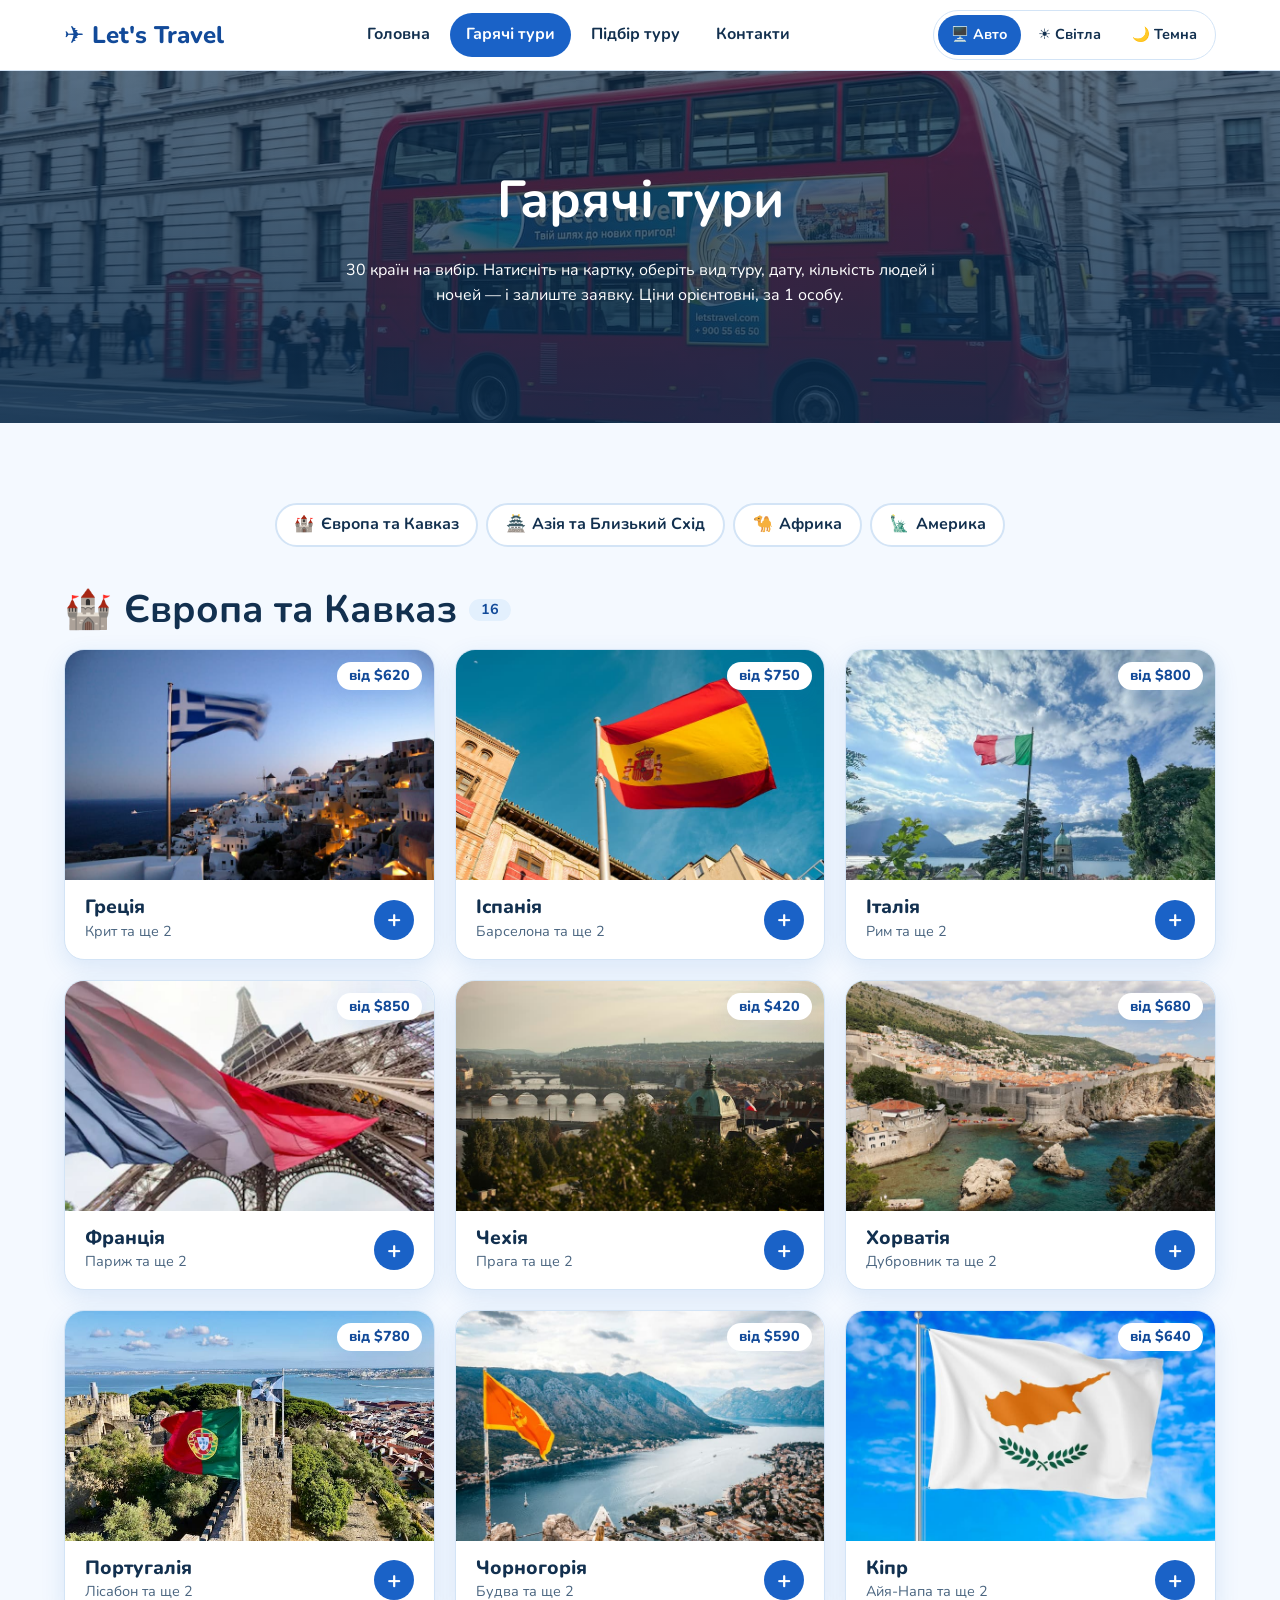
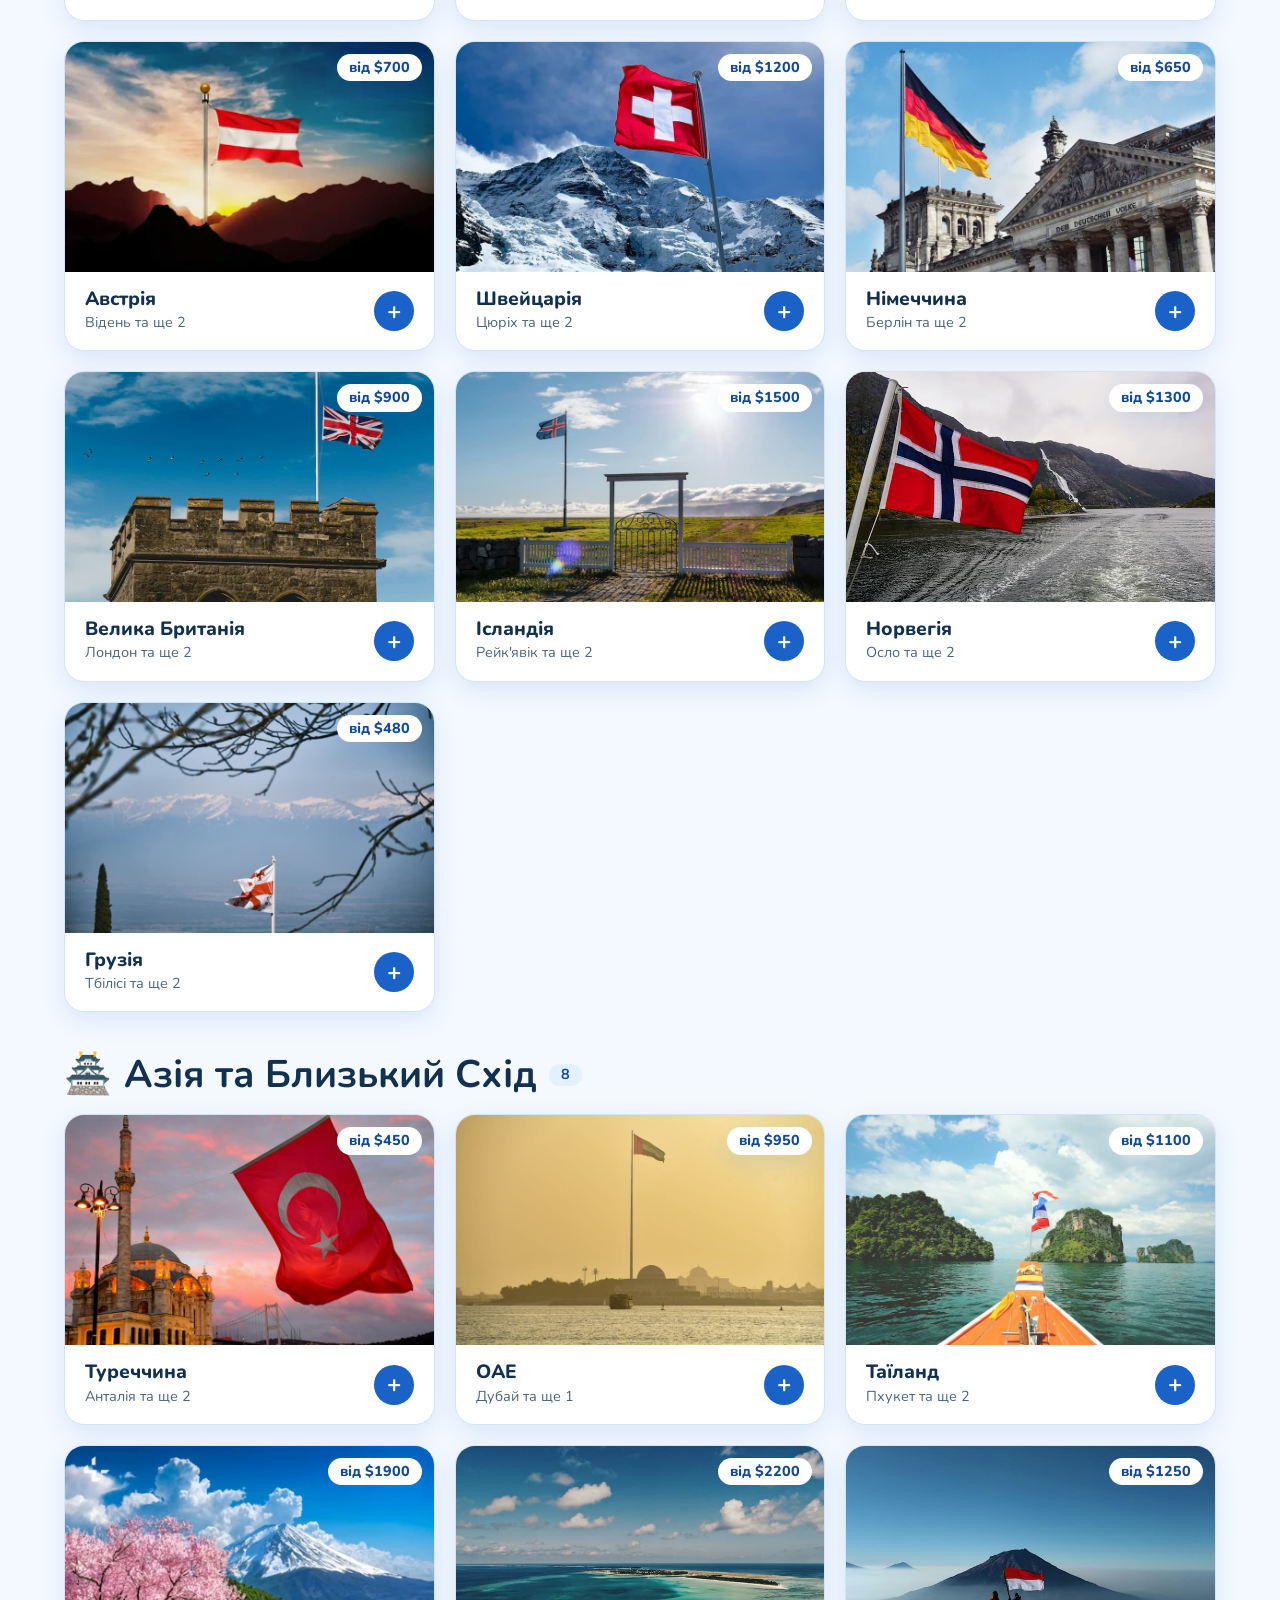
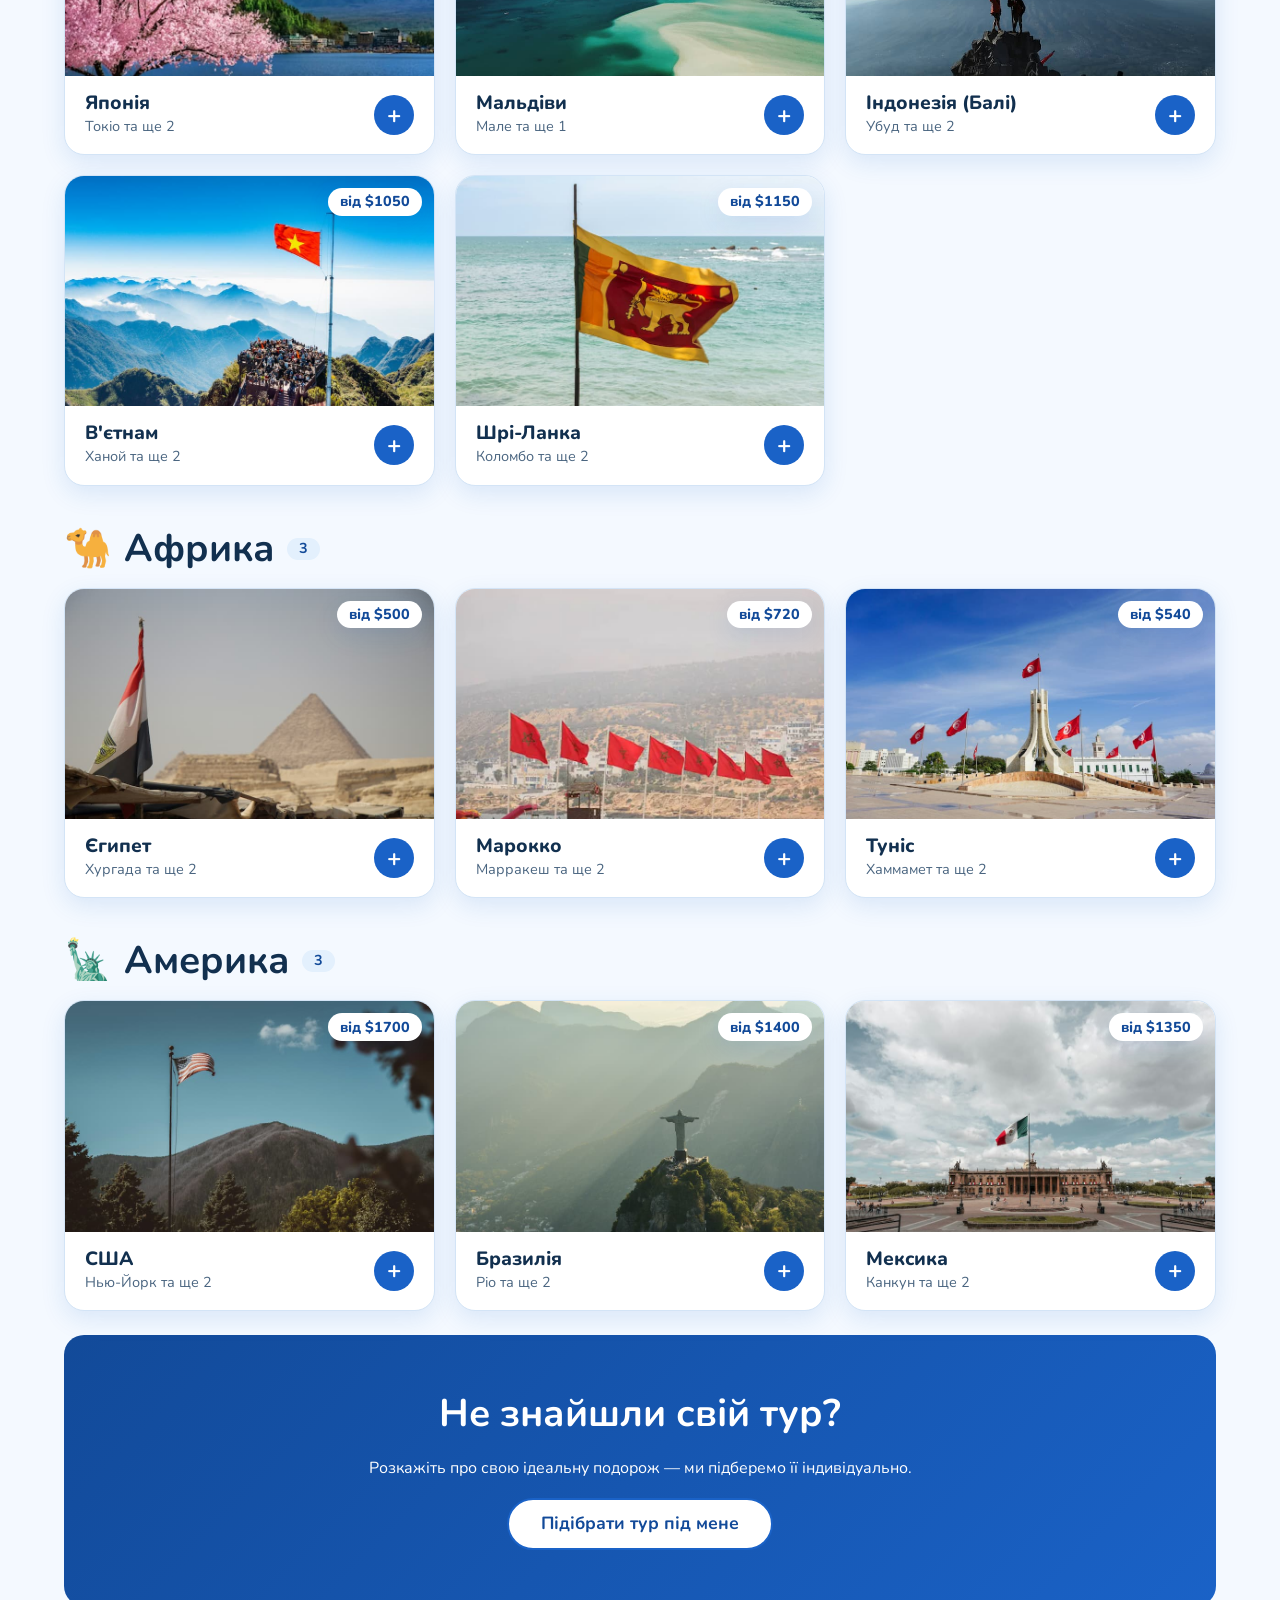
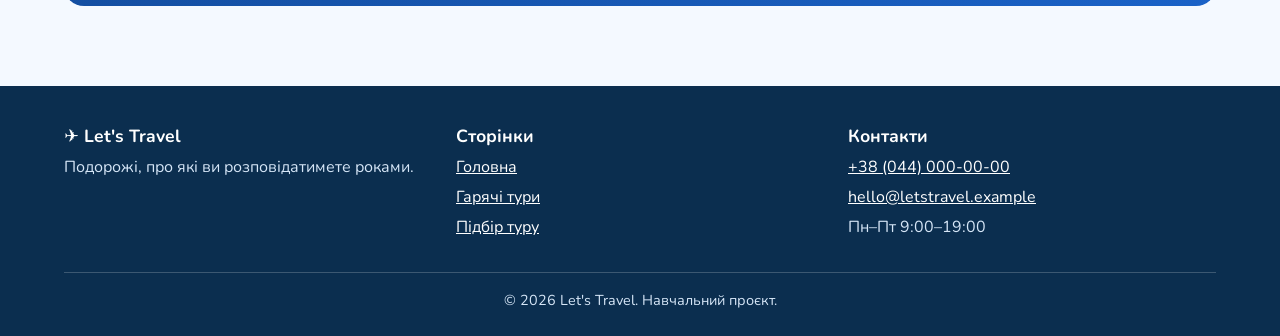
<file: tours.html>
<!DOCTYPE html>
<html lang="uk">
<head>
  <meta charset="UTF-8">
  <!-- Без цього рядка телефон показує сторінку як зменшену десктопну -->
  <meta name="viewport" content="width=device-width, initial-scale=1">
  <meta name="description" content="Гарячі тури від Let's Travel: 30 країн, вибір виду туру, кількості людей і ночей.">
  <title>Гарячі тури — Let's Travel</title>
  <link rel="icon" href="data:image/svg+xml,<svg xmlns=%22http://www.w3.org/2000/svg%22 viewBox=%220 0 100 100%22><text y=%22.9em%22 font-size=%2290%22>✈️</text></svg>">
  <link rel="preconnect" href="https://fonts.googleapis.com">
  <link rel="preconnect" href="https://fonts.gstatic.com" crossorigin>
  <link href="https://fonts.googleapis.com/css2?family=Nunito:wght@400;600;700;800&display=swap" rel="stylesheet">
    <script>
    // Ставимо збережену тему ще до показу сторінки (без миготіння)
    (function () {
      var t = localStorage.getItem("theme") || "auto";
      document.documentElement.dataset.theme = t;
    })();
  </script>
  <link rel="stylesheet" href="css/style.css">
</head>
<body>
  <a class="skip-link" href="#main">Перейти до змісту</a>

  <header class="site-header">
    <div class="container header-inner">
      <a class="logo" href="index.html"><span aria-hidden="true">✈️</span> Let's Travel</a>
      <nav aria-label="Головне меню">

        <ul class="nav-list">
          <li><a href="index.html">Головна</a></li>
          <li><a href="tours.html" aria-current="page">Гарячі тури</a></li>
          <li><a href="custom.html">Підбір туру</a></li>
          <li><a href="index.html#contacts">Контакти</a></li>
        </ul>
      </nav>
        <div class="theme-switch" role="radiogroup" aria-label="Тема оформлення">
        <label><input type="radio" name="theme" id="t-auto" value="auto" checked><span>🖥️ Авто</span></label>
        <label><input type="radio" name="theme" id="t-light" value="light"><span>☀️ Світла</span></label>
        <label><input type="radio" name="theme" id="t-dark" value="dark"><span>🌙 Темна</span></label>
      </div>
    </div>
  </header>

  <main id="main">
    <section class="page-hero">
      <img src="img/tours-banner.jpg" alt="" width="1600" height="600" fetchpriority="high">
      <div class="container">
        <h1>Гарячі тури</h1>
        <p>30 країн на вибір. Натисніть на картку, оберіть вид туру, дату, кількість людей і ночей — і залиште заявку. Ціни орієнтовні, за 1 особу.</p>
      </div>
    </section>

    <section class="section">
      <div class="container">
        <nav class="region-nav" aria-label="Регіони"><a class="pill" href="#europe"><span aria-hidden="true">🏰</span> Європа та Кавказ</a><a class="pill" href="#asia"><span aria-hidden="true">🏯</span> Азія та Близький Схід</a><a class="pill" href="#africa"><span aria-hidden="true">🐪</span> Африка</a><a class="pill" href="#america"><span aria-hidden="true">🗽</span> Америка</a></nav>

        <h2 class="region-title" id="europe"><span aria-hidden="true">🏰</span> Європа та Кавказ <small>16</small></h2>
        <div class="countries">
          <details class="country" id="greece">
            <summary>
              <span class="country-photo"><img src="img/countries/greece.jpg" alt="Греція: Крит" width="800" height="500" loading="lazy"><span class="price-tag">від $620</span></span>
              <span class="country-title"><span><span class="name">Греція</span><span class="from">Крит та ще 2</span></span></span>
            </summary>
            <div class="country-body">
              <div class="country-layout">
                <div>
                  <p>Білі містечка, оливкові гаї та місця, де народилась західна цивілізація.</p>
                  <dl class="facts">
                    <div><dt>Міста:</dt><dd>Крит, Родос, Афіни</dd></div>
                    <div><dt>Сезон:</dt><dd>травень – жовтень</dd></div>
                    <div><dt>Переліт:</dt><dd>≈ 2,5 год</dd></div>
                  </dl>
                </div>
                <form action="#" method="post">
                  <input type="hidden" name="country" value="Греція">
                  <div class="fields">
                    <div class="field"><label for="greece-type">Вид туру</label><select id="greece-type" name="type"><option>Пляжний</option><option>Екскурсійний</option><option>Активний</option><option>SPA</option><option>Романтичний</option><option>Гастро</option><option>Круїз</option><option>Гірськолижний</option></select></div>
                    <div class="field"><label for="greece-date">Дата вильоту</label><input id="greece-date" name="date" type="date" required></div>
                    <div class="field"><label for="greece-nights">Ночей</label><select id="greece-nights" name="nights"><option>5</option><option selected>7</option><option>10</option><option>14</option></select></div>
                    <div class="field"><label for="greece-hotel">Готель</label><select id="greece-hotel" name="hotel"><option>3★</option><option selected>4★</option><option>5★</option></select></div>
                    <div class="field"><label for="greece-adults">Дорослі</label><input id="greece-adults" name="adults" type="number" min="1" max="10" value="2"></div>
                    <div class="field"><label for="greece-kids">Діти</label><input id="greece-kids" name="kids" type="number" min="0" max="6" value="0"></div>
                    <div class="field"><label for="greece-meal">Харчування</label><select id="greece-meal" name="meal"><option>Без харчування</option><option>Сніданки</option><option>Напівпансіон</option><option selected>Все включено</option></select></div>
                    <div class="field"><label for="greece-extra">Додатково</label><select id="greece-extra" name="extra"><option>Нічого</option><option>Трансфер</option><option>Екскурсійний пакет</option><option>Трансфер + екскурсії</option></select></div>
                  </div>
                  <p class="mt"><button class="btn" type="submit">Залишити заявку</button></p>
                </form>
              </div>
            </div>
          </details>
          <details class="country" id="spain">
            <summary>
              <span class="country-photo"><img src="img/countries/spain.jpg" alt="Іспанія: Барселона" width="800" height="500" loading="lazy"><span class="price-tag">від $750</span></span>
              <span class="country-title"><span><span class="name">Іспанія</span><span class="from">Барселона та ще 2</span></span></span>
            </summary>
            <div class="country-body">
              <div class="country-layout">
                <div>
                  <p>Архітектура Гауді, піщані пляжі та тапас до пізньої ночі.</p>
                  <dl class="facts">
                    <div><dt>Міста:</dt><dd>Барселона, Коста-Брава, Мадрид</dd></div>
                    <div><dt>Сезон:</dt><dd>травень – жовтень</dd></div>
                    <div><dt>Переліт:</dt><dd>≈ 3,5 год</dd></div>
                  </dl>
                </div>
                <form action="#" method="post">
                  <input type="hidden" name="country" value="Іспанія">
                  <div class="fields">
                    <div class="field"><label for="spain-type">Вид туру</label><select id="spain-type" name="type"><option>Пляжний</option><option>Екскурсійний</option><option>Активний</option><option>SPA</option><option>Романтичний</option><option>Гастро</option><option>Круїз</option><option>Гірськолижний</option></select></div>
                    <div class="field"><label for="spain-date">Дата вильоту</label><input id="spain-date" name="date" type="date" required></div>
                    <div class="field"><label for="spain-nights">Ночей</label><select id="spain-nights" name="nights"><option>5</option><option selected>7</option><option>10</option><option>14</option></select></div>
                    <div class="field"><label for="spain-hotel">Готель</label><select id="spain-hotel" name="hotel"><option>3★</option><option selected>4★</option><option>5★</option></select></div>
                    <div class="field"><label for="spain-adults">Дорослі</label><input id="spain-adults" name="adults" type="number" min="1" max="10" value="2"></div>
                    <div class="field"><label for="spain-kids">Діти</label><input id="spain-kids" name="kids" type="number" min="0" max="6" value="0"></div>
                    <div class="field"><label for="spain-meal">Харчування</label><select id="spain-meal" name="meal"><option>Без харчування</option><option>Сніданки</option><option>Напівпансіон</option><option selected>Все включено</option></select></div>
                    <div class="field"><label for="spain-extra">Додатково</label><select id="spain-extra" name="extra"><option>Нічого</option><option>Трансфер</option><option>Екскурсійний пакет</option><option>Трансфер + екскурсії</option></select></div>
                  </div>
                  <p class="mt"><button class="btn" type="submit">Залишити заявку</button></p>
                </form>
              </div>
            </div>
          </details>
          <details class="country" id="italy">
            <summary>
              <span class="country-photo"><img src="img/countries/italy.jpg" alt="Італія: Рим" width="800" height="500" loading="lazy"><span class="price-tag">від $800</span></span>
              <span class="country-title"><span><span class="name">Італія</span><span class="from">Рим та ще 2</span></span></span>
            </summary>
            <div class="country-body">
              <div class="country-layout">
                <div>
                  <p>Музеї, фонтани, піца та романтика венеційських каналів.</p>
                  <dl class="facts">
                    <div><dt>Міста:</dt><dd>Рим, Венеція, Флоренція</dd></div>
                    <div><dt>Сезон:</dt><dd>квітень – жовтень</dd></div>
                    <div><dt>Переліт:</dt><dd>≈ 3 год</dd></div>
                  </dl>
                </div>
                <form action="#" method="post">
                  <input type="hidden" name="country" value="Італія">
                  <div class="fields">
                    <div class="field"><label for="italy-type">Вид туру</label><select id="italy-type" name="type"><option>Пляжний</option><option>Екскурсійний</option><option>Активний</option><option>SPA</option><option>Романтичний</option><option>Гастро</option><option>Круїз</option><option>Гірськолижний</option></select></div>
                    <div class="field"><label for="italy-date">Дата вильоту</label><input id="italy-date" name="date" type="date" required></div>
                    <div class="field"><label for="italy-nights">Ночей</label><select id="italy-nights" name="nights"><option>5</option><option selected>7</option><option>10</option><option>14</option></select></div>
                    <div class="field"><label for="italy-hotel">Готель</label><select id="italy-hotel" name="hotel"><option>3★</option><option selected>4★</option><option>5★</option></select></div>
                    <div class="field"><label for="italy-adults">Дорослі</label><input id="italy-adults" name="adults" type="number" min="1" max="10" value="2"></div>
                    <div class="field"><label for="italy-kids">Діти</label><input id="italy-kids" name="kids" type="number" min="0" max="6" value="0"></div>
                    <div class="field"><label for="italy-meal">Харчування</label><select id="italy-meal" name="meal"><option>Без харчування</option><option>Сніданки</option><option>Напівпансіон</option><option selected>Все включено</option></select></div>
                    <div class="field"><label for="italy-extra">Додатково</label><select id="italy-extra" name="extra"><option>Нічого</option><option>Трансфер</option><option>Екскурсійний пакет</option><option>Трансфер + екскурсії</option></select></div>
                  </div>
                  <p class="mt"><button class="btn" type="submit">Залишити заявку</button></p>
                </form>
              </div>
            </div>
          </details>
          <details class="country" id="france">
            <summary>
              <span class="country-photo"><img src="img/countries/france.jpg" alt="Франція: Париж" width="800" height="500" loading="lazy"><span class="price-tag">від $850</span></span>
              <span class="country-title"><span><span class="name">Франція</span><span class="from">Париж та ще 2</span></span></span>
            </summary>
            <div class="country-body">
              <div class="country-layout">
                <div>
                  <p>Ейфелева вежа, Лувр, лавандові поля та сирні дегустації.</p>
                  <dl class="facts">
                    <div><dt>Міста:</dt><dd>Париж, Лазурний берег, Прованс</dd></div>
                    <div><dt>Сезон:</dt><dd>квітень – жовтень</dd></div>
                    <div><dt>Переліт:</dt><dd>≈ 3 год</dd></div>
                  </dl>
                </div>
                <form action="#" method="post">
                  <input type="hidden" name="country" value="Франція">
                  <div class="fields">
                    <div class="field"><label for="france-type">Вид туру</label><select id="france-type" name="type"><option>Пляжний</option><option>Екскурсійний</option><option>Активний</option><option>SPA</option><option>Романтичний</option><option>Гастро</option><option>Круїз</option><option>Гірськолижний</option></select></div>
                    <div class="field"><label for="france-date">Дата вильоту</label><input id="france-date" name="date" type="date" required></div>
                    <div class="field"><label for="france-nights">Ночей</label><select id="france-nights" name="nights"><option>5</option><option selected>7</option><option>10</option><option>14</option></select></div>
                    <div class="field"><label for="france-hotel">Готель</label><select id="france-hotel" name="hotel"><option>3★</option><option selected>4★</option><option>5★</option></select></div>
                    <div class="field"><label for="france-adults">Дорослі</label><input id="france-adults" name="adults" type="number" min="1" max="10" value="2"></div>
                    <div class="field"><label for="france-kids">Діти</label><input id="france-kids" name="kids" type="number" min="0" max="6" value="0"></div>
                    <div class="field"><label for="france-meal">Харчування</label><select id="france-meal" name="meal"><option>Без харчування</option><option>Сніданки</option><option>Напівпансіон</option><option selected>Все включено</option></select></div>
                    <div class="field"><label for="france-extra">Додатково</label><select id="france-extra" name="extra"><option>Нічого</option><option>Трансфер</option><option>Екскурсійний пакет</option><option>Трансфер + екскурсії</option></select></div>
                  </div>
                  <p class="mt"><button class="btn" type="submit">Залишити заявку</button></p>
                </form>
              </div>
            </div>
          </details>
          <details class="country" id="czechia">
            <summary>
              <span class="country-photo"><img src="img/countries/czechia.jpg" alt="Чехія: Прага" width="800" height="500" loading="lazy"><span class="price-tag">від $420</span></span>
              <span class="country-title"><span><span class="name">Чехія</span><span class="from">Прага та ще 2</span></span></span>
            </summary>
            <div class="country-body">
              <div class="country-layout">
                <div>
                  <p>Казкові замки, пиво та затишні різдвяні ярмарки.</p>
                  <dl class="facts">
                    <div><dt>Міста:</dt><dd>Прага, Карлові Вари, Чеський Крумлов</dd></div>
                    <div><dt>Сезон:</dt><dd>цілий рік</dd></div>
                    <div><dt>Переліт:</dt><dd>≈ 2 год</dd></div>
                  </dl>
                </div>
                <form action="#" method="post">
                  <input type="hidden" name="country" value="Чехія">
                  <div class="fields">
                    <div class="field"><label for="czechia-type">Вид туру</label><select id="czechia-type" name="type"><option>Пляжний</option><option>Екскурсійний</option><option>Активний</option><option>SPA</option><option>Романтичний</option><option>Гастро</option><option>Круїз</option><option>Гірськолижний</option></select></div>
                    <div class="field"><label for="czechia-date">Дата вильоту</label><input id="czechia-date" name="date" type="date" required></div>
                    <div class="field"><label for="czechia-nights">Ночей</label><select id="czechia-nights" name="nights"><option>5</option><option selected>7</option><option>10</option><option>14</option></select></div>
                    <div class="field"><label for="czechia-hotel">Готель</label><select id="czechia-hotel" name="hotel"><option>3★</option><option selected>4★</option><option>5★</option></select></div>
                    <div class="field"><label for="czechia-adults">Дорослі</label><input id="czechia-adults" name="adults" type="number" min="1" max="10" value="2"></div>
                    <div class="field"><label for="czechia-kids">Діти</label><input id="czechia-kids" name="kids" type="number" min="0" max="6" value="0"></div>
                    <div class="field"><label for="czechia-meal">Харчування</label><select id="czechia-meal" name="meal"><option>Без харчування</option><option>Сніданки</option><option>Напівпансіон</option><option selected>Все включено</option></select></div>
                    <div class="field"><label for="czechia-extra">Додатково</label><select id="czechia-extra" name="extra"><option>Нічого</option><option>Трансфер</option><option>Екскурсійний пакет</option><option>Трансфер + екскурсії</option></select></div>
                  </div>
                  <p class="mt"><button class="btn" type="submit">Залишити заявку</button></p>
                </form>
              </div>
            </div>
          </details>
          <details class="country" id="croatia">
            <summary>
              <span class="country-photo"><img src="img/countries/croatia.jpg" alt="Хорватія: Дубровник" width="800" height="500" loading="lazy"><span class="price-tag">від $680</span></span>
              <span class="country-title"><span><span class="name">Хорватія</span><span class="from">Дубровник та ще 2</span></span></span>
            </summary>
            <div class="country-body">
              <div class="country-layout">
                <div>
                  <p>Адріатичне узбережжя, мури Дубровника й бірюзові озера.</p>
                  <dl class="facts">
                    <div><dt>Міста:</dt><dd>Дубровник, Спліт, Плітвіцькі озера</dd></div>
                    <div><dt>Сезон:</dt><dd>травень – жовтень</dd></div>
                    <div><dt>Переліт:</dt><dd>≈ 2,5 год</dd></div>
                  </dl>
                </div>
                <form action="#" method="post">
                  <input type="hidden" name="country" value="Хорватія">
                  <div class="fields">
                    <div class="field"><label for="croatia-type">Вид туру</label><select id="croatia-type" name="type"><option>Пляжний</option><option>Екскурсійний</option><option>Активний</option><option>SPA</option><option>Романтичний</option><option>Гастро</option><option>Круїз</option><option>Гірськолижний</option></select></div>
                    <div class="field"><label for="croatia-date">Дата вильоту</label><input id="croatia-date" name="date" type="date" required></div>
                    <div class="field"><label for="croatia-nights">Ночей</label><select id="croatia-nights" name="nights"><option>5</option><option selected>7</option><option>10</option><option>14</option></select></div>
                    <div class="field"><label for="croatia-hotel">Готель</label><select id="croatia-hotel" name="hotel"><option>3★</option><option selected>4★</option><option>5★</option></select></div>
                    <div class="field"><label for="croatia-adults">Дорослі</label><input id="croatia-adults" name="adults" type="number" min="1" max="10" value="2"></div>
                    <div class="field"><label for="croatia-kids">Діти</label><input id="croatia-kids" name="kids" type="number" min="0" max="6" value="0"></div>
                    <div class="field"><label for="croatia-meal">Харчування</label><select id="croatia-meal" name="meal"><option>Без харчування</option><option>Сніданки</option><option>Напівпансіон</option><option selected>Все включено</option></select></div>
                    <div class="field"><label for="croatia-extra">Додатково</label><select id="croatia-extra" name="extra"><option>Нічого</option><option>Трансфер</option><option>Екскурсійний пакет</option><option>Трансфер + екскурсії</option></select></div>
                  </div>
                  <p class="mt"><button class="btn" type="submit">Залишити заявку</button></p>
                </form>
              </div>
            </div>
          </details>
          <details class="country" id="portugal">
            <summary>
              <span class="country-photo"><img src="img/countries/portugal.jpg" alt="Португалія: Лісабон" width="800" height="500" loading="lazy"><span class="price-tag">від $780</span></span>
              <span class="country-title"><span><span class="name">Португалія</span><span class="from">Лісабон та ще 2</span></span></span>
            </summary>
            <div class="country-body">
              <div class="country-layout">
                <div>
                  <p>Трамваї Лісабона, портвейн і океанські скелі Алгарве.</p>
                  <dl class="facts">
                    <div><dt>Міста:</dt><dd>Лісабон, Порту, Алгарве</dd></div>
                    <div><dt>Сезон:</dt><dd>квітень – жовтень</dd></div>
                    <div><dt>Переліт:</dt><dd>≈ 4 год</dd></div>
                  </dl>
                </div>
                <form action="#" method="post">
                  <input type="hidden" name="country" value="Португалія">
                  <div class="fields">
                    <div class="field"><label for="portugal-type">Вид туру</label><select id="portugal-type" name="type"><option>Пляжний</option><option>Екскурсійний</option><option>Активний</option><option>SPA</option><option>Романтичний</option><option>Гастро</option><option>Круїз</option><option>Гірськолижний</option></select></div>
                    <div class="field"><label for="portugal-date">Дата вильоту</label><input id="portugal-date" name="date" type="date" required></div>
                    <div class="field"><label for="portugal-nights">Ночей</label><select id="portugal-nights" name="nights"><option>5</option><option selected>7</option><option>10</option><option>14</option></select></div>
                    <div class="field"><label for="portugal-hotel">Готель</label><select id="portugal-hotel" name="hotel"><option>3★</option><option selected>4★</option><option>5★</option></select></div>
                    <div class="field"><label for="portugal-adults">Дорослі</label><input id="portugal-adults" name="adults" type="number" min="1" max="10" value="2"></div>
                    <div class="field"><label for="portugal-kids">Діти</label><input id="portugal-kids" name="kids" type="number" min="0" max="6" value="0"></div>
                    <div class="field"><label for="portugal-meal">Харчування</label><select id="portugal-meal" name="meal"><option>Без харчування</option><option>Сніданки</option><option>Напівпансіон</option><option selected>Все включено</option></select></div>
                    <div class="field"><label for="portugal-extra">Додатково</label><select id="portugal-extra" name="extra"><option>Нічого</option><option>Трансфер</option><option>Екскурсійний пакет</option><option>Трансфер + екскурсії</option></select></div>
                  </div>
                  <p class="mt"><button class="btn" type="submit">Залишити заявку</button></p>
                </form>
              </div>
            </div>
          </details>
          <details class="country" id="montenegro">
            <summary>
              <span class="country-photo"><img src="img/countries/montenegro.jpg" alt="Чорногорія: Будва" width="800" height="500" loading="lazy"><span class="price-tag">від $590</span></span>
              <span class="country-title"><span><span class="name">Чорногорія</span><span class="from">Будва та ще 2</span></span></span>
            </summary>
            <div class="country-body">
              <div class="country-layout">
                <div>
                  <p>Бока-Которська затока, піщані пляжі та гірські монастирі.</p>
                  <dl class="facts">
                    <div><dt>Міста:</dt><dd>Будва, Котор, Цетинє</dd></div>
                    <div><dt>Сезон:</dt><dd>червень – вересень</dd></div>
                    <div><dt>Переліт:</dt><dd>≈ 2,5 год</dd></div>
                  </dl>
                </div>
                <form action="#" method="post">
                  <input type="hidden" name="country" value="Чорногорія">
                  <div class="fields">
                    <div class="field"><label for="montenegro-type">Вид туру</label><select id="montenegro-type" name="type"><option>Пляжний</option><option>Екскурсійний</option><option>Активний</option><option>SPA</option><option>Романтичний</option><option>Гастро</option><option>Круїз</option><option>Гірськолижний</option></select></div>
                    <div class="field"><label for="montenegro-date">Дата вильоту</label><input id="montenegro-date" name="date" type="date" required></div>
                    <div class="field"><label for="montenegro-nights">Ночей</label><select id="montenegro-nights" name="nights"><option>5</option><option selected>7</option><option>10</option><option>14</option></select></div>
                    <div class="field"><label for="montenegro-hotel">Готель</label><select id="montenegro-hotel" name="hotel"><option>3★</option><option selected>4★</option><option>5★</option></select></div>
                    <div class="field"><label for="montenegro-adults">Дорослі</label><input id="montenegro-adults" name="adults" type="number" min="1" max="10" value="2"></div>
                    <div class="field"><label for="montenegro-kids">Діти</label><input id="montenegro-kids" name="kids" type="number" min="0" max="6" value="0"></div>
                    <div class="field"><label for="montenegro-meal">Харчування</label><select id="montenegro-meal" name="meal"><option>Без харчування</option><option>Сніданки</option><option>Напівпансіон</option><option selected>Все включено</option></select></div>
                    <div class="field"><label for="montenegro-extra">Додатково</label><select id="montenegro-extra" name="extra"><option>Нічого</option><option>Трансфер</option><option>Екскурсійний пакет</option><option>Трансфер + екскурсії</option></select></div>
                  </div>
                  <p class="mt"><button class="btn" type="submit">Залишити заявку</button></p>
                </form>
              </div>
            </div>
          </details>
          <details class="country" id="cyprus">
            <summary>
              <span class="country-photo"><img src="img/countries/cyprus.jpg" alt="Кіпр: Айя-Напа" width="800" height="500" loading="lazy"><span class="price-tag">від $640</span></span>
              <span class="country-title"><span><span class="name">Кіпр</span><span class="from">Айя-Напа та ще 2</span></span></span>
            </summary>
            <div class="country-body">
              <div class="country-layout">
                <div>
                  <p>Пляжі з блакитним прапором, давні руїни та місцеве вино.</p>
                  <dl class="facts">
                    <div><dt>Міста:</dt><dd>Айя-Напа, Лімасол, Пафос</dd></div>
                    <div><dt>Сезон:</dt><dd>квітень – листопад</dd></div>
                    <div><dt>Переліт:</dt><dd>≈ 3 год</dd></div>
                  </dl>
                </div>
                <form action="#" method="post">
                  <input type="hidden" name="country" value="Кіпр">
                  <div class="fields">
                    <div class="field"><label for="cyprus-type">Вид туру</label><select id="cyprus-type" name="type"><option>Пляжний</option><option>Екскурсійний</option><option>Активний</option><option>SPA</option><option>Романтичний</option><option>Гастро</option><option>Круїз</option><option>Гірськолижний</option></select></div>
                    <div class="field"><label for="cyprus-date">Дата вильоту</label><input id="cyprus-date" name="date" type="date" required></div>
                    <div class="field"><label for="cyprus-nights">Ночей</label><select id="cyprus-nights" name="nights"><option>5</option><option selected>7</option><option>10</option><option>14</option></select></div>
                    <div class="field"><label for="cyprus-hotel">Готель</label><select id="cyprus-hotel" name="hotel"><option>3★</option><option selected>4★</option><option>5★</option></select></div>
                    <div class="field"><label for="cyprus-adults">Дорослі</label><input id="cyprus-adults" name="adults" type="number" min="1" max="10" value="2"></div>
                    <div class="field"><label for="cyprus-kids">Діти</label><input id="cyprus-kids" name="kids" type="number" min="0" max="6" value="0"></div>
                    <div class="field"><label for="cyprus-meal">Харчування</label><select id="cyprus-meal" name="meal"><option>Без харчування</option><option>Сніданки</option><option>Напівпансіон</option><option selected>Все включено</option></select></div>
                    <div class="field"><label for="cyprus-extra">Додатково</label><select id="cyprus-extra" name="extra"><option>Нічого</option><option>Трансфер</option><option>Екскурсійний пакет</option><option>Трансфер + екскурсії</option></select></div>
                  </div>
                  <p class="mt"><button class="btn" type="submit">Залишити заявку</button></p>
                </form>
              </div>
            </div>
          </details>
          <details class="country" id="austria">
            <summary>
              <span class="country-photo"><img src="img/countries/austria.jpg" alt="Австрія: Відень" width="800" height="500" loading="lazy"><span class="price-tag">від $700</span></span>
              <span class="country-title"><span><span class="name">Австрія</span><span class="from">Відень та ще 2</span></span></span>
            </summary>
            <div class="country-body">
              <div class="country-layout">
                <div>
                  <p>Імператорські палаци, класична музика та Альпи.</p>
                  <dl class="facts">
                    <div><dt>Міста:</dt><dd>Відень, Зальцбург, Тіроль</dd></div>
                    <div><dt>Сезон:</dt><dd>цілий рік</dd></div>
                    <div><dt>Переліт:</dt><dd>≈ 2 год</dd></div>
                  </dl>
                </div>
                <form action="#" method="post">
                  <input type="hidden" name="country" value="Австрія">
                  <div class="fields">
                    <div class="field"><label for="austria-type">Вид туру</label><select id="austria-type" name="type"><option>Пляжний</option><option>Екскурсійний</option><option>Активний</option><option>SPA</option><option>Романтичний</option><option>Гастро</option><option>Круїз</option><option>Гірськолижний</option></select></div>
                    <div class="field"><label for="austria-date">Дата вильоту</label><input id="austria-date" name="date" type="date" required></div>
                    <div class="field"><label for="austria-nights">Ночей</label><select id="austria-nights" name="nights"><option>5</option><option selected>7</option><option>10</option><option>14</option></select></div>
                    <div class="field"><label for="austria-hotel">Готель</label><select id="austria-hotel" name="hotel"><option>3★</option><option selected>4★</option><option>5★</option></select></div>
                    <div class="field"><label for="austria-adults">Дорослі</label><input id="austria-adults" name="adults" type="number" min="1" max="10" value="2"></div>
                    <div class="field"><label for="austria-kids">Діти</label><input id="austria-kids" name="kids" type="number" min="0" max="6" value="0"></div>
                    <div class="field"><label for="austria-meal">Харчування</label><select id="austria-meal" name="meal"><option>Без харчування</option><option>Сніданки</option><option>Напівпансіон</option><option selected>Все включено</option></select></div>
                    <div class="field"><label for="austria-extra">Додатково</label><select id="austria-extra" name="extra"><option>Нічого</option><option>Трансфер</option><option>Екскурсійний пакет</option><option>Трансфер + екскурсії</option></select></div>
                  </div>
                  <p class="mt"><button class="btn" type="submit">Залишити заявку</button></p>
                </form>
              </div>
            </div>
          </details>
          <details class="country" id="switzerland">
            <summary>
              <span class="country-photo"><img src="img/countries/switzerland.jpg" alt="Швейцарія: Цюріх" width="800" height="500" loading="lazy"><span class="price-tag">від $1200</span></span>
              <span class="country-title"><span><span class="name">Швейцарія</span><span class="from">Цюріх та ще 2</span></span></span>
            </summary>
            <div class="country-body">
              <div class="country-layout">
                <div>
                  <p>Панорамні потяги, чисті озера та найсмачніший шоколад.</p>
                  <dl class="facts">
                    <div><dt>Міста:</dt><dd>Цюріх, Люцерн, Церматт</dd></div>
                    <div><dt>Сезон:</dt><dd>цілий рік</dd></div>
                    <div><dt>Переліт:</dt><dd>≈ 3 год</dd></div>
                  </dl>
                </div>
                <form action="#" method="post">
                  <input type="hidden" name="country" value="Швейцарія">
                  <div class="fields">
                    <div class="field"><label for="switzerland-type">Вид туру</label><select id="switzerland-type" name="type"><option>Пляжний</option><option>Екскурсійний</option><option>Активний</option><option>SPA</option><option>Романтичний</option><option>Гастро</option><option>Круїз</option><option>Гірськолижний</option></select></div>
                    <div class="field"><label for="switzerland-date">Дата вильоту</label><input id="switzerland-date" name="date" type="date" required></div>
                    <div class="field"><label for="switzerland-nights">Ночей</label><select id="switzerland-nights" name="nights"><option>5</option><option selected>7</option><option>10</option><option>14</option></select></div>
                    <div class="field"><label for="switzerland-hotel">Готель</label><select id="switzerland-hotel" name="hotel"><option>3★</option><option selected>4★</option><option>5★</option></select></div>
                    <div class="field"><label for="switzerland-adults">Дорослі</label><input id="switzerland-adults" name="adults" type="number" min="1" max="10" value="2"></div>
                    <div class="field"><label for="switzerland-kids">Діти</label><input id="switzerland-kids" name="kids" type="number" min="0" max="6" value="0"></div>
                    <div class="field"><label for="switzerland-meal">Харчування</label><select id="switzerland-meal" name="meal"><option>Без харчування</option><option>Сніданки</option><option>Напівпансіон</option><option selected>Все включено</option></select></div>
                    <div class="field"><label for="switzerland-extra">Додатково</label><select id="switzerland-extra" name="extra"><option>Нічого</option><option>Трансфер</option><option>Екскурсійний пакет</option><option>Трансфер + екскурсії</option></select></div>
                  </div>
                  <p class="mt"><button class="btn" type="submit">Залишити заявку</button></p>
                </form>
              </div>
            </div>
          </details>
          <details class="country" id="germany">
            <summary>
              <span class="country-photo"><img src="img/countries/germany.jpg" alt="Німеччина: Берлін" width="800" height="500" loading="lazy"><span class="price-tag">від $650</span></span>
              <span class="country-title"><span><span class="name">Німеччина</span><span class="from">Берлін та ще 2</span></span></span>
            </summary>
            <div class="country-body">
              <div class="country-layout">
                <div>
                  <p>Замки, пивні сади та найкращі різдвяні ярмарки.</p>
                  <dl class="facts">
                    <div><dt>Міста:</dt><dd>Берлін, Мюнхен, Баварія</dd></div>
                    <div><dt>Сезон:</dt><dd>цілий рік</dd></div>
                    <div><dt>Переліт:</dt><dd>≈ 2 год</dd></div>
                  </dl>
                </div>
                <form action="#" method="post">
                  <input type="hidden" name="country" value="Німеччина">
                  <div class="fields">
                    <div class="field"><label for="germany-type">Вид туру</label><select id="germany-type" name="type"><option>Пляжний</option><option>Екскурсійний</option><option>Активний</option><option>SPA</option><option>Романтичний</option><option>Гастро</option><option>Круїз</option><option>Гірськолижний</option></select></div>
                    <div class="field"><label for="germany-date">Дата вильоту</label><input id="germany-date" name="date" type="date" required></div>
                    <div class="field"><label for="germany-nights">Ночей</label><select id="germany-nights" name="nights"><option>5</option><option selected>7</option><option>10</option><option>14</option></select></div>
                    <div class="field"><label for="germany-hotel">Готель</label><select id="germany-hotel" name="hotel"><option>3★</option><option selected>4★</option><option>5★</option></select></div>
                    <div class="field"><label for="germany-adults">Дорослі</label><input id="germany-adults" name="adults" type="number" min="1" max="10" value="2"></div>
                    <div class="field"><label for="germany-kids">Діти</label><input id="germany-kids" name="kids" type="number" min="0" max="6" value="0"></div>
                    <div class="field"><label for="germany-meal">Харчування</label><select id="germany-meal" name="meal"><option>Без харчування</option><option>Сніданки</option><option>Напівпансіон</option><option selected>Все включено</option></select></div>
                    <div class="field"><label for="germany-extra">Додатково</label><select id="germany-extra" name="extra"><option>Нічого</option><option>Трансфер</option><option>Екскурсійний пакет</option><option>Трансфер + екскурсії</option></select></div>
                  </div>
                  <p class="mt"><button class="btn" type="submit">Залишити заявку</button></p>
                </form>
              </div>
            </div>
          </details>
          <details class="country" id="uk">
            <summary>
              <span class="country-photo"><img src="img/countries/uk.jpg" alt="Велика Британія: Лондон" width="800" height="500" loading="lazy"><span class="price-tag">від $900</span></span>
              <span class="country-title"><span><span class="name">Велика Британія</span><span class="from">Лондон та ще 2</span></span></span>
            </summary>
            <div class="country-body">
              <div class="country-layout">
                <div>
                  <p>Біг-Бен, шотландські замки й справжні паби.</p>
                  <dl class="facts">
                    <div><dt>Міста:</dt><dd>Лондон, Единбург, Оксфорд</dd></div>
                    <div><dt>Сезон:</dt><dd>травень – вересень</dd></div>
                    <div><dt>Переліт:</dt><dd>≈ 3,5 год</dd></div>
                  </dl>
                </div>
                <form action="#" method="post">
                  <input type="hidden" name="country" value="Велика Британія">
                  <div class="fields">
                    <div class="field"><label for="uk-type">Вид туру</label><select id="uk-type" name="type"><option>Пляжний</option><option>Екскурсійний</option><option>Активний</option><option>SPA</option><option>Романтичний</option><option>Гастро</option><option>Круїз</option><option>Гірськолижний</option></select></div>
                    <div class="field"><label for="uk-date">Дата вильоту</label><input id="uk-date" name="date" type="date" required></div>
                    <div class="field"><label for="uk-nights">Ночей</label><select id="uk-nights" name="nights"><option>5</option><option selected>7</option><option>10</option><option>14</option></select></div>
                    <div class="field"><label for="uk-hotel">Готель</label><select id="uk-hotel" name="hotel"><option>3★</option><option selected>4★</option><option>5★</option></select></div>
                    <div class="field"><label for="uk-adults">Дорослі</label><input id="uk-adults" name="adults" type="number" min="1" max="10" value="2"></div>
                    <div class="field"><label for="uk-kids">Діти</label><input id="uk-kids" name="kids" type="number" min="0" max="6" value="0"></div>
                    <div class="field"><label for="uk-meal">Харчування</label><select id="uk-meal" name="meal"><option>Без харчування</option><option>Сніданки</option><option>Напівпансіон</option><option selected>Все включено</option></select></div>
                    <div class="field"><label for="uk-extra">Додатково</label><select id="uk-extra" name="extra"><option>Нічого</option><option>Трансфер</option><option>Екскурсійний пакет</option><option>Трансфер + екскурсії</option></select></div>
                  </div>
                  <p class="mt"><button class="btn" type="submit">Залишити заявку</button></p>
                </form>
              </div>
            </div>
          </details>
          <details class="country" id="iceland">
            <summary>
              <span class="country-photo"><img src="img/countries/iceland.jpg" alt="Ісландія: Рейк'явік" width="800" height="500" loading="lazy"><span class="price-tag">від $1500</span></span>
              <span class="country-title"><span><span class="name">Ісландія</span><span class="from">Рейк'явік та ще 2</span></span></span>
            </summary>
            <div class="country-body">
              <div class="country-layout">
                <div>
                  <p>Гейзери, водоспади та північне сяйво.</p>
                  <dl class="facts">
                    <div><dt>Міста:</dt><dd>Рейк'явік, Золоте кільце, Вік</dd></div>
                    <div><dt>Сезон:</dt><dd>вересень – березень</dd></div>
                    <div><dt>Переліт:</dt><dd>≈ 5 год</dd></div>
                  </dl>
                </div>
                <form action="#" method="post">
                  <input type="hidden" name="country" value="Ісландія">
                  <div class="fields">
                    <div class="field"><label for="iceland-type">Вид туру</label><select id="iceland-type" name="type"><option>Пляжний</option><option>Екскурсійний</option><option>Активний</option><option>SPA</option><option>Романтичний</option><option>Гастро</option><option>Круїз</option><option>Гірськолижний</option></select></div>
                    <div class="field"><label for="iceland-date">Дата вильоту</label><input id="iceland-date" name="date" type="date" required></div>
                    <div class="field"><label for="iceland-nights">Ночей</label><select id="iceland-nights" name="nights"><option>5</option><option selected>7</option><option>10</option><option>14</option></select></div>
                    <div class="field"><label for="iceland-hotel">Готель</label><select id="iceland-hotel" name="hotel"><option>3★</option><option selected>4★</option><option>5★</option></select></div>
                    <div class="field"><label for="iceland-adults">Дорослі</label><input id="iceland-adults" name="adults" type="number" min="1" max="10" value="2"></div>
                    <div class="field"><label for="iceland-kids">Діти</label><input id="iceland-kids" name="kids" type="number" min="0" max="6" value="0"></div>
                    <div class="field"><label for="iceland-meal">Харчування</label><select id="iceland-meal" name="meal"><option>Без харчування</option><option>Сніданки</option><option>Напівпансіон</option><option selected>Все включено</option></select></div>
                    <div class="field"><label for="iceland-extra">Додатково</label><select id="iceland-extra" name="extra"><option>Нічого</option><option>Трансфер</option><option>Екскурсійний пакет</option><option>Трансфер + екскурсії</option></select></div>
                  </div>
                  <p class="mt"><button class="btn" type="submit">Залишити заявку</button></p>
                </form>
              </div>
            </div>
          </details>
          <details class="country" id="norway">
            <summary>
              <span class="country-photo"><img src="img/countries/norway.jpg" alt="Норвегія: Осло" width="800" height="500" loading="lazy"><span class="price-tag">від $1300</span></span>
              <span class="country-title"><span><span class="name">Норвегія</span><span class="from">Осло та ще 2</span></span></span>
            </summary>
            <div class="country-body">
              <div class="country-layout">
                <div>
                  <p>Фіорди, полярні ночі та круїзи вздовж узбережжя.</p>
                  <dl class="facts">
                    <div><dt>Міста:</dt><dd>Осло, Берген, Тромсе</dd></div>
                    <div><dt>Сезон:</dt><dd>червень – серпень</dd></div>
                    <div><dt>Переліт:</dt><dd>≈ 4 год</dd></div>
                  </dl>
                </div>
                <form action="#" method="post">
                  <input type="hidden" name="country" value="Норвегія">
                  <div class="fields">
                    <div class="field"><label for="norway-type">Вид туру</label><select id="norway-type" name="type"><option>Пляжний</option><option>Екскурсійний</option><option>Активний</option><option>SPA</option><option>Романтичний</option><option>Гастро</option><option>Круїз</option><option>Гірськолижний</option></select></div>
                    <div class="field"><label for="norway-date">Дата вильоту</label><input id="norway-date" name="date" type="date" required></div>
                    <div class="field"><label for="norway-nights">Ночей</label><select id="norway-nights" name="nights"><option>5</option><option selected>7</option><option>10</option><option>14</option></select></div>
                    <div class="field"><label for="norway-hotel">Готель</label><select id="norway-hotel" name="hotel"><option>3★</option><option selected>4★</option><option>5★</option></select></div>
                    <div class="field"><label for="norway-adults">Дорослі</label><input id="norway-adults" name="adults" type="number" min="1" max="10" value="2"></div>
                    <div class="field"><label for="norway-kids">Діти</label><input id="norway-kids" name="kids" type="number" min="0" max="6" value="0"></div>
                    <div class="field"><label for="norway-meal">Харчування</label><select id="norway-meal" name="meal"><option>Без харчування</option><option>Сніданки</option><option>Напівпансіон</option><option selected>Все включено</option></select></div>
                    <div class="field"><label for="norway-extra">Додатково</label><select id="norway-extra" name="extra"><option>Нічого</option><option>Трансфер</option><option>Екскурсійний пакет</option><option>Трансфер + екскурсії</option></select></div>
                  </div>
                  <p class="mt"><button class="btn" type="submit">Залишити заявку</button></p>
                </form>
              </div>
            </div>
          </details>
          <details class="country" id="georgia">
            <summary>
              <span class="country-photo"><img src="img/countries/georgia.jpg" alt="Грузія: Тбілісі" width="800" height="500" loading="lazy"><span class="price-tag">від $480</span></span>
              <span class="country-title"><span><span class="name">Грузія</span><span class="from">Тбілісі та ще 2</span></span></span>
            </summary>
            <div class="country-body">
              <div class="country-layout">
                <div>
                  <p>Гори, вино кварвері, хінкалі та гостинність, яку не забудеш.</p>
                  <dl class="facts">
                    <div><dt>Міста:</dt><dd>Тбілісі, Батумі, Казбегі</dd></div>
                    <div><dt>Сезон:</dt><dd>цілий рік</dd></div>
                    <div><dt>Переліт:</dt><dd>≈ 3 год</dd></div>
                  </dl>
                </div>
                <form action="#" method="post">
                  <input type="hidden" name="country" value="Грузія">
                  <div class="fields">
                    <div class="field"><label for="georgia-type">Вид туру</label><select id="georgia-type" name="type"><option>Пляжний</option><option>Екскурсійний</option><option>Активний</option><option>SPA</option><option>Романтичний</option><option>Гастро</option><option>Круїз</option><option>Гірськолижний</option></select></div>
                    <div class="field"><label for="georgia-date">Дата вильоту</label><input id="georgia-date" name="date" type="date" required></div>
                    <div class="field"><label for="georgia-nights">Ночей</label><select id="georgia-nights" name="nights"><option>5</option><option selected>7</option><option>10</option><option>14</option></select></div>
                    <div class="field"><label for="georgia-hotel">Готель</label><select id="georgia-hotel" name="hotel"><option>3★</option><option selected>4★</option><option>5★</option></select></div>
                    <div class="field"><label for="georgia-adults">Дорослі</label><input id="georgia-adults" name="adults" type="number" min="1" max="10" value="2"></div>
                    <div class="field"><label for="georgia-kids">Діти</label><input id="georgia-kids" name="kids" type="number" min="0" max="6" value="0"></div>
                    <div class="field"><label for="georgia-meal">Харчування</label><select id="georgia-meal" name="meal"><option>Без харчування</option><option>Сніданки</option><option>Напівпансіон</option><option selected>Все включено</option></select></div>
                    <div class="field"><label for="georgia-extra">Додатково</label><select id="georgia-extra" name="extra"><option>Нічого</option><option>Трансфер</option><option>Екскурсійний пакет</option><option>Трансфер + екскурсії</option></select></div>
                  </div>
                  <p class="mt"><button class="btn" type="submit">Залишити заявку</button></p>
                </form>
              </div>
            </div>
          </details>
        </div>

        <h2 class="region-title" id="asia"><span aria-hidden="true">🏯</span> Азія та Близький Схід <small>8</small></h2>
        <div class="countries">
          <details class="country" id="turkey">
            <summary>
              <span class="country-photo"><img src="img/countries/turkey.jpg" alt="Туреччина: Анталія" width="800" height="500" loading="lazy"><span class="price-tag">від $450</span></span>
              <span class="country-title"><span><span class="name">Туреччина</span><span class="from">Анталія та ще 2</span></span></span>
            </summary>
            <div class="country-body">
              <div class="country-layout">
                <div>
                  <p>Лазурне узбережжя, all inclusive та екскурсії до давніх міст.</p>
                  <dl class="facts">
                    <div><dt>Міста:</dt><dd>Анталія, Стамбул, Каппадокія</dd></div>
                    <div><dt>Сезон:</dt><dd>травень – жовтень</dd></div>
                    <div><dt>Переліт:</dt><dd>≈ 3 год</dd></div>
                  </dl>
                </div>
                <form action="#" method="post">
                  <input type="hidden" name="country" value="Туреччина">
                  <div class="fields">
                    <div class="field"><label for="turkey-type">Вид туру</label><select id="turkey-type" name="type"><option>Пляжний</option><option>Екскурсійний</option><option>Активний</option><option>SPA</option><option>Романтичний</option><option>Гастро</option><option>Круїз</option><option>Гірськолижний</option></select></div>
                    <div class="field"><label for="turkey-date">Дата вильоту</label><input id="turkey-date" name="date" type="date" required></div>
                    <div class="field"><label for="turkey-nights">Ночей</label><select id="turkey-nights" name="nights"><option>5</option><option selected>7</option><option>10</option><option>14</option></select></div>
                    <div class="field"><label for="turkey-hotel">Готель</label><select id="turkey-hotel" name="hotel"><option>3★</option><option selected>4★</option><option>5★</option></select></div>
                    <div class="field"><label for="turkey-adults">Дорослі</label><input id="turkey-adults" name="adults" type="number" min="1" max="10" value="2"></div>
                    <div class="field"><label for="turkey-kids">Діти</label><input id="turkey-kids" name="kids" type="number" min="0" max="6" value="0"></div>
                    <div class="field"><label for="turkey-meal">Харчування</label><select id="turkey-meal" name="meal"><option>Без харчування</option><option>Сніданки</option><option>Напівпансіон</option><option selected>Все включено</option></select></div>
                    <div class="field"><label for="turkey-extra">Додатково</label><select id="turkey-extra" name="extra"><option>Нічого</option><option>Трансфер</option><option>Екскурсійний пакет</option><option>Трансфер + екскурсії</option></select></div>
                  </div>
                  <p class="mt"><button class="btn" type="submit">Залишити заявку</button></p>
                </form>
              </div>
            </div>
          </details>
          <details class="country" id="uae">
            <summary>
              <span class="country-photo"><img src="img/countries/uae.jpg" alt="ОАЕ: Дубай" width="800" height="500" loading="lazy"><span class="price-tag">від $950</span></span>
              <span class="country-title"><span><span class="name">ОАЕ</span><span class="from">Дубай та ще 1</span></span></span>
            </summary>
            <div class="country-body">
              <div class="country-layout">
                <div>
                  <p>Хмарочоси, сафарі в пустелі та пляжі з розкішним сервісом.</p>
                  <dl class="facts">
                    <div><dt>Міста:</dt><dd>Дубай, Абу-Дабі</dd></div>
                    <div><dt>Сезон:</dt><dd>жовтень – квітень</dd></div>
                    <div><dt>Переліт:</dt><dd>≈ 5 год</dd></div>
                  </dl>
                </div>
                <form action="#" method="post">
                  <input type="hidden" name="country" value="ОАЕ">
                  <div class="fields">
                    <div class="field"><label for="uae-type">Вид туру</label><select id="uae-type" name="type"><option>Пляжний</option><option>Екскурсійний</option><option>Активний</option><option>SPA</option><option>Романтичний</option><option>Гастро</option><option>Круїз</option><option>Гірськолижний</option></select></div>
                    <div class="field"><label for="uae-date">Дата вильоту</label><input id="uae-date" name="date" type="date" required></div>
                    <div class="field"><label for="uae-nights">Ночей</label><select id="uae-nights" name="nights"><option>5</option><option selected>7</option><option>10</option><option>14</option></select></div>
                    <div class="field"><label for="uae-hotel">Готель</label><select id="uae-hotel" name="hotel"><option>3★</option><option selected>4★</option><option>5★</option></select></div>
                    <div class="field"><label for="uae-adults">Дорослі</label><input id="uae-adults" name="adults" type="number" min="1" max="10" value="2"></div>
                    <div class="field"><label for="uae-kids">Діти</label><input id="uae-kids" name="kids" type="number" min="0" max="6" value="0"></div>
                    <div class="field"><label for="uae-meal">Харчування</label><select id="uae-meal" name="meal"><option>Без харчування</option><option>Сніданки</option><option>Напівпансіон</option><option selected>Все включено</option></select></div>
                    <div class="field"><label for="uae-extra">Додатково</label><select id="uae-extra" name="extra"><option>Нічого</option><option>Трансфер</option><option>Екскурсійний пакет</option><option>Трансфер + екскурсії</option></select></div>
                  </div>
                  <p class="mt"><button class="btn" type="submit">Залишити заявку</button></p>
                </form>
              </div>
            </div>
          </details>
          <details class="country" id="thailand">
            <summary>
              <span class="country-photo"><img src="img/countries/thailand.jpg" alt="Таїланд: Пхукет" width="800" height="500" loading="lazy"><span class="price-tag">від $1100</span></span>
              <span class="country-title"><span><span class="name">Таїланд</span><span class="from">Пхукет та ще 2</span></span></span>
            </summary>
            <div class="country-body">
              <div class="country-layout">
                <div>
                  <p>Тропічні острови, храми, вуличне їдло та масажі.</p>
                  <dl class="facts">
                    <div><dt>Міста:</dt><dd>Пхукет, Бангкок, Самуї</dd></div>
                    <div><dt>Сезон:</dt><dd>листопад – березень</dd></div>
                    <div><dt>Переліт:</dt><dd>≈ 11 год</dd></div>
                  </dl>
                </div>
                <form action="#" method="post">
                  <input type="hidden" name="country" value="Таїланд">
                  <div class="fields">
                    <div class="field"><label for="thailand-type">Вид туру</label><select id="thailand-type" name="type"><option>Пляжний</option><option>Екскурсійний</option><option>Активний</option><option>SPA</option><option>Романтичний</option><option>Гастро</option><option>Круїз</option><option>Гірськолижний</option></select></div>
                    <div class="field"><label for="thailand-date">Дата вильоту</label><input id="thailand-date" name="date" type="date" required></div>
                    <div class="field"><label for="thailand-nights">Ночей</label><select id="thailand-nights" name="nights"><option>5</option><option selected>7</option><option>10</option><option>14</option></select></div>
                    <div class="field"><label for="thailand-hotel">Готель</label><select id="thailand-hotel" name="hotel"><option>3★</option><option selected>4★</option><option>5★</option></select></div>
                    <div class="field"><label for="thailand-adults">Дорослі</label><input id="thailand-adults" name="adults" type="number" min="1" max="10" value="2"></div>
                    <div class="field"><label for="thailand-kids">Діти</label><input id="thailand-kids" name="kids" type="number" min="0" max="6" value="0"></div>
                    <div class="field"><label for="thailand-meal">Харчування</label><select id="thailand-meal" name="meal"><option>Без харчування</option><option>Сніданки</option><option>Напівпансіон</option><option selected>Все включено</option></select></div>
                    <div class="field"><label for="thailand-extra">Додатково</label><select id="thailand-extra" name="extra"><option>Нічого</option><option>Трансфер</option><option>Екскурсійний пакет</option><option>Трансфер + екскурсії</option></select></div>
                  </div>
                  <p class="mt"><button class="btn" type="submit">Залишити заявку</button></p>
                </form>
              </div>
            </div>
          </details>
          <details class="country" id="japan">
            <summary>
              <span class="country-photo"><img src="img/countries/japan.jpg" alt="Японія: Токіо" width="800" height="500" loading="lazy"><span class="price-tag">від $1900</span></span>
              <span class="country-title"><span><span class="name">Японія</span><span class="from">Токіо та ще 2</span></span></span>
            </summary>
            <div class="country-body">
              <div class="country-layout">
                <div>
                  <p>Сакура, храми, сучасні технології та неймовірна кухня.</p>
                  <dl class="facts">
                    <div><dt>Міста:</dt><dd>Токіо, Кіото, Осака</dd></div>
                    <div><dt>Сезон:</dt><dd>березень – травень</dd></div>
                    <div><dt>Переліт:</dt><dd>≈ 14 год</dd></div>
                  </dl>
                </div>
                <form action="#" method="post">
                  <input type="hidden" name="country" value="Японія">
                  <div class="fields">
                    <div class="field"><label for="japan-type">Вид туру</label><select id="japan-type" name="type"><option>Пляжний</option><option>Екскурсійний</option><option>Активний</option><option>SPA</option><option>Романтичний</option><option>Гастро</option><option>Круїз</option><option>Гірськолижний</option></select></div>
                    <div class="field"><label for="japan-date">Дата вильоту</label><input id="japan-date" name="date" type="date" required></div>
                    <div class="field"><label for="japan-nights">Ночей</label><select id="japan-nights" name="nights"><option>5</option><option selected>7</option><option>10</option><option>14</option></select></div>
                    <div class="field"><label for="japan-hotel">Готель</label><select id="japan-hotel" name="hotel"><option>3★</option><option selected>4★</option><option>5★</option></select></div>
                    <div class="field"><label for="japan-adults">Дорослі</label><input id="japan-adults" name="adults" type="number" min="1" max="10" value="2"></div>
                    <div class="field"><label for="japan-kids">Діти</label><input id="japan-kids" name="kids" type="number" min="0" max="6" value="0"></div>
                    <div class="field"><label for="japan-meal">Харчування</label><select id="japan-meal" name="meal"><option>Без харчування</option><option>Сніданки</option><option>Напівпансіон</option><option selected>Все включено</option></select></div>
                    <div class="field"><label for="japan-extra">Додатково</label><select id="japan-extra" name="extra"><option>Нічого</option><option>Трансфер</option><option>Екскурсійний пакет</option><option>Трансфер + екскурсії</option></select></div>
                  </div>
                  <p class="mt"><button class="btn" type="submit">Залишити заявку</button></p>
                </form>
              </div>
            </div>
          </details>
          <details class="country" id="maldives">
            <summary>
              <span class="country-photo"><img src="img/countries/maldives.jpg" alt="Мальдіви: Мале" width="800" height="500" loading="lazy"><span class="price-tag">від $2200</span></span>
              <span class="country-title"><span><span class="name">Мальдіви</span><span class="from">Мале та ще 1</span></span></span>
            </summary>
            <div class="country-body">
              <div class="country-layout">
                <div>
                  <p>Бунгало над водою та кораловий рай для пари.</p>
                  <dl class="facts">
                    <div><dt>Міста:</dt><dd>Мале, атоли Ару та Баа</dd></div>
                    <div><dt>Сезон:</dt><dd>листопад – квітень</dd></div>
                    <div><dt>Переліт:</dt><dd>≈ 10 год</dd></div>
                  </dl>
                </div>
                <form action="#" method="post">
                  <input type="hidden" name="country" value="Мальдіви">
                  <div class="fields">
                    <div class="field"><label for="maldives-type">Вид туру</label><select id="maldives-type" name="type"><option>Пляжний</option><option>Екскурсійний</option><option>Активний</option><option>SPA</option><option>Романтичний</option><option>Гастро</option><option>Круїз</option><option>Гірськолижний</option></select></div>
                    <div class="field"><label for="maldives-date">Дата вильоту</label><input id="maldives-date" name="date" type="date" required></div>
                    <div class="field"><label for="maldives-nights">Ночей</label><select id="maldives-nights" name="nights"><option>5</option><option selected>7</option><option>10</option><option>14</option></select></div>
                    <div class="field"><label for="maldives-hotel">Готель</label><select id="maldives-hotel" name="hotel"><option>3★</option><option selected>4★</option><option>5★</option></select></div>
                    <div class="field"><label for="maldives-adults">Дорослі</label><input id="maldives-adults" name="adults" type="number" min="1" max="10" value="2"></div>
                    <div class="field"><label for="maldives-kids">Діти</label><input id="maldives-kids" name="kids" type="number" min="0" max="6" value="0"></div>
                    <div class="field"><label for="maldives-meal">Харчування</label><select id="maldives-meal" name="meal"><option>Без харчування</option><option>Сніданки</option><option>Напівпансіон</option><option selected>Все включено</option></select></div>
                    <div class="field"><label for="maldives-extra">Додатково</label><select id="maldives-extra" name="extra"><option>Нічого</option><option>Трансфер</option><option>Екскурсійний пакет</option><option>Трансфер + екскурсії</option></select></div>
                  </div>
                  <p class="mt"><button class="btn" type="submit">Залишити заявку</button></p>
                </form>
              </div>
            </div>
          </details>
          <details class="country" id="indonesia">
            <summary>
              <span class="country-photo"><img src="img/countries/indonesia.jpg" alt="Індонезія (Балі): Убуд" width="800" height="500" loading="lazy"><span class="price-tag">від $1250</span></span>
              <span class="country-title"><span><span class="name">Індонезія (Балі)</span><span class="from">Убуд та ще 2</span></span></span>
            </summary>
            <div class="country-body">
              <div class="country-layout">
                <div>
                  <p>Рисові тераси, серфінг, йога та храми на скелях.</p>
                  <dl class="facts">
                    <div><dt>Міста:</dt><dd>Убуд, Чангу, Нуса-Пеніда</dd></div>
                    <div><dt>Сезон:</dt><dd>квітень – жовтень</dd></div>
                    <div><dt>Переліт:</dt><dd>≈ 15 год</dd></div>
                  </dl>
                </div>
                <form action="#" method="post">
                  <input type="hidden" name="country" value="Індонезія (Балі)">
                  <div class="fields">
                    <div class="field"><label for="indonesia-type">Вид туру</label><select id="indonesia-type" name="type"><option>Пляжний</option><option>Екскурсійний</option><option>Активний</option><option>SPA</option><option>Романтичний</option><option>Гастро</option><option>Круїз</option><option>Гірськолижний</option></select></div>
                    <div class="field"><label for="indonesia-date">Дата вильоту</label><input id="indonesia-date" name="date" type="date" required></div>
                    <div class="field"><label for="indonesia-nights">Ночей</label><select id="indonesia-nights" name="nights"><option>5</option><option selected>7</option><option>10</option><option>14</option></select></div>
                    <div class="field"><label for="indonesia-hotel">Готель</label><select id="indonesia-hotel" name="hotel"><option>3★</option><option selected>4★</option><option>5★</option></select></div>
                    <div class="field"><label for="indonesia-adults">Дорослі</label><input id="indonesia-adults" name="adults" type="number" min="1" max="10" value="2"></div>
                    <div class="field"><label for="indonesia-kids">Діти</label><input id="indonesia-kids" name="kids" type="number" min="0" max="6" value="0"></div>
                    <div class="field"><label for="indonesia-meal">Харчування</label><select id="indonesia-meal" name="meal"><option>Без харчування</option><option>Сніданки</option><option>Напівпансіон</option><option selected>Все включено</option></select></div>
                    <div class="field"><label for="indonesia-extra">Додатково</label><select id="indonesia-extra" name="extra"><option>Нічого</option><option>Трансфер</option><option>Екскурсійний пакет</option><option>Трансфер + екскурсії</option></select></div>
                  </div>
                  <p class="mt"><button class="btn" type="submit">Залишити заявку</button></p>
                </form>
              </div>
            </div>
          </details>
          <details class="country" id="vietnam">
            <summary>
              <span class="country-photo"><img src="img/countries/vietnam.jpg" alt="В'єтнам: Ханой" width="800" height="500" loading="lazy"><span class="price-tag">від $1050</span></span>
              <span class="country-title"><span><span class="name">В'єтнам</span><span class="from">Ханой та ще 2</span></span></span>
            </summary>
            <div class="country-body">
              <div class="country-layout">
                <div>
                  <p>Бухта Халонг, ліхтарі Хойана та смачний суп фо.</p>
                  <dl class="facts">
                    <div><dt>Міста:</dt><dd>Ханой, Нячанг, Хойан</dd></div>
                    <div><dt>Сезон:</dt><dd>цілий рік</dd></div>
                    <div><dt>Переліт:</dt><dd>≈ 12 год</dd></div>
                  </dl>
                </div>
                <form action="#" method="post">
                  <input type="hidden" name="country" value="В'єтнам">
                  <div class="fields">
                    <div class="field"><label for="vietnam-type">Вид туру</label><select id="vietnam-type" name="type"><option>Пляжний</option><option>Екскурсійний</option><option>Активний</option><option>SPA</option><option>Романтичний</option><option>Гастро</option><option>Круїз</option><option>Гірськолижний</option></select></div>
                    <div class="field"><label for="vietnam-date">Дата вильоту</label><input id="vietnam-date" name="date" type="date" required></div>
                    <div class="field"><label for="vietnam-nights">Ночей</label><select id="vietnam-nights" name="nights"><option>5</option><option selected>7</option><option>10</option><option>14</option></select></div>
                    <div class="field"><label for="vietnam-hotel">Готель</label><select id="vietnam-hotel" name="hotel"><option>3★</option><option selected>4★</option><option>5★</option></select></div>
                    <div class="field"><label for="vietnam-adults">Дорослі</label><input id="vietnam-adults" name="adults" type="number" min="1" max="10" value="2"></div>
                    <div class="field"><label for="vietnam-kids">Діти</label><input id="vietnam-kids" name="kids" type="number" min="0" max="6" value="0"></div>
                    <div class="field"><label for="vietnam-meal">Харчування</label><select id="vietnam-meal" name="meal"><option>Без харчування</option><option>Сніданки</option><option>Напівпансіон</option><option selected>Все включено</option></select></div>
                    <div class="field"><label for="vietnam-extra">Додатково</label><select id="vietnam-extra" name="extra"><option>Нічого</option><option>Трансфер</option><option>Екскурсійний пакет</option><option>Трансфер + екскурсії</option></select></div>
                  </div>
                  <p class="mt"><button class="btn" type="submit">Залишити заявку</button></p>
                </form>
              </div>
            </div>
          </details>
          <details class="country" id="srilanka">
            <summary>
              <span class="country-photo"><img src="img/countries/srilanka.jpg" alt="Шрі-Ланка: Коломбо" width="800" height="500" loading="lazy"><span class="price-tag">від $1150</span></span>
              <span class="country-title"><span><span class="name">Шрі-Ланка</span><span class="from">Коломбо та ще 2</span></span></span>
            </summary>
            <div class="country-body">
              <div class="country-layout">
                <div>
                  <p>Чайні плантації, слони й серфінг на теплому океані.</p>
                  <dl class="facts">
                    <div><dt>Міста:</dt><dd>Коломбо, Канді, Галле</dd></div>
                    <div><dt>Сезон:</dt><dd>грудень – квітень</dd></div>
                    <div><dt>Переліт:</dt><dd>≈ 9 год</dd></div>
                  </dl>
                </div>
                <form action="#" method="post">
                  <input type="hidden" name="country" value="Шрі-Ланка">
                  <div class="fields">
                    <div class="field"><label for="srilanka-type">Вид туру</label><select id="srilanka-type" name="type"><option>Пляжний</option><option>Екскурсійний</option><option>Активний</option><option>SPA</option><option>Романтичний</option><option>Гастро</option><option>Круїз</option><option>Гірськолижний</option></select></div>
                    <div class="field"><label for="srilanka-date">Дата вильоту</label><input id="srilanka-date" name="date" type="date" required></div>
                    <div class="field"><label for="srilanka-nights">Ночей</label><select id="srilanka-nights" name="nights"><option>5</option><option selected>7</option><option>10</option><option>14</option></select></div>
                    <div class="field"><label for="srilanka-hotel">Готель</label><select id="srilanka-hotel" name="hotel"><option>3★</option><option selected>4★</option><option>5★</option></select></div>
                    <div class="field"><label for="srilanka-adults">Дорослі</label><input id="srilanka-adults" name="adults" type="number" min="1" max="10" value="2"></div>
                    <div class="field"><label for="srilanka-kids">Діти</label><input id="srilanka-kids" name="kids" type="number" min="0" max="6" value="0"></div>
                    <div class="field"><label for="srilanka-meal">Харчування</label><select id="srilanka-meal" name="meal"><option>Без харчування</option><option>Сніданки</option><option>Напівпансіон</option><option selected>Все включено</option></select></div>
                    <div class="field"><label for="srilanka-extra">Додатково</label><select id="srilanka-extra" name="extra"><option>Нічого</option><option>Трансфер</option><option>Екскурсійний пакет</option><option>Трансфер + екскурсії</option></select></div>
                  </div>
                  <p class="mt"><button class="btn" type="submit">Залишити заявку</button></p>
                </form>
              </div>
            </div>
          </details>
        </div>

        <h2 class="region-title" id="africa"><span aria-hidden="true">🐪</span> Африка <small>3</small></h2>
        <div class="countries">
          <details class="country" id="egypt">
            <summary>
              <span class="country-photo"><img src="img/countries/egypt.jpg" alt="Єгипет: Хургада" width="800" height="500" loading="lazy"><span class="price-tag">від $500</span></span>
              <span class="country-title"><span><span class="name">Єгипет</span><span class="from">Хургада та ще 2</span></span></span>
            </summary>
            <div class="country-body">
              <div class="country-layout">
                <div>
                  <p>Піраміди, дайвінг на кораловому рифі та тепле море навіть узимку.</p>
                  <dl class="facts">
                    <div><dt>Міста:</dt><dd>Хургада, Шарм-ель-Шейх, Каїр</dd></div>
                    <div><dt>Сезон:</dt><dd>цілий рік</dd></div>
                    <div><dt>Переліт:</dt><dd>≈ 3,5 год</dd></div>
                  </dl>
                </div>
                <form action="#" method="post">
                  <input type="hidden" name="country" value="Єгипет">
                  <div class="fields">
                    <div class="field"><label for="egypt-type">Вид туру</label><select id="egypt-type" name="type"><option>Пляжний</option><option>Екскурсійний</option><option>Активний</option><option>SPA</option><option>Романтичний</option><option>Гастро</option><option>Круїз</option><option>Гірськолижний</option></select></div>
                    <div class="field"><label for="egypt-date">Дата вильоту</label><input id="egypt-date" name="date" type="date" required></div>
                    <div class="field"><label for="egypt-nights">Ночей</label><select id="egypt-nights" name="nights"><option>5</option><option selected>7</option><option>10</option><option>14</option></select></div>
                    <div class="field"><label for="egypt-hotel">Готель</label><select id="egypt-hotel" name="hotel"><option>3★</option><option selected>4★</option><option>5★</option></select></div>
                    <div class="field"><label for="egypt-adults">Дорослі</label><input id="egypt-adults" name="adults" type="number" min="1" max="10" value="2"></div>
                    <div class="field"><label for="egypt-kids">Діти</label><input id="egypt-kids" name="kids" type="number" min="0" max="6" value="0"></div>
                    <div class="field"><label for="egypt-meal">Харчування</label><select id="egypt-meal" name="meal"><option>Без харчування</option><option>Сніданки</option><option>Напівпансіон</option><option selected>Все включено</option></select></div>
                    <div class="field"><label for="egypt-extra">Додатково</label><select id="egypt-extra" name="extra"><option>Нічого</option><option>Трансфер</option><option>Екскурсійний пакет</option><option>Трансфер + екскурсії</option></select></div>
                  </div>
                  <p class="mt"><button class="btn" type="submit">Залишити заявку</button></p>
                </form>
              </div>
            </div>
          </details>
          <details class="country" id="morocco">
            <summary>
              <span class="country-photo"><img src="img/countries/morocco.jpg" alt="Марокко: Марракеш" width="800" height="500" loading="lazy"><span class="price-tag">від $720</span></span>
              <span class="country-title"><span><span class="name">Марокко</span><span class="from">Марракеш та ще 2</span></span></span>
            </summary>
            <div class="country-body">
              <div class="country-layout">
                <div>
                  <p>Барвисті базари, ночівля в пустелі та ароматний мʼятний чай.</p>
                  <dl class="facts">
                    <div><dt>Міста:</dt><dd>Марракеш, Фес, Сахара</dd></div>
                    <div><dt>Сезон:</dt><dd>жовтень – травень</dd></div>
                    <div><dt>Переліт:</dt><dd>≈ 5 год</dd></div>
                  </dl>
                </div>
                <form action="#" method="post">
                  <input type="hidden" name="country" value="Марокко">
                  <div class="fields">
                    <div class="field"><label for="morocco-type">Вид туру</label><select id="morocco-type" name="type"><option>Пляжний</option><option>Екскурсійний</option><option>Активний</option><option>SPA</option><option>Романтичний</option><option>Гастро</option><option>Круїз</option><option>Гірськолижний</option></select></div>
                    <div class="field"><label for="morocco-date">Дата вильоту</label><input id="morocco-date" name="date" type="date" required></div>
                    <div class="field"><label for="morocco-nights">Ночей</label><select id="morocco-nights" name="nights"><option>5</option><option selected>7</option><option>10</option><option>14</option></select></div>
                    <div class="field"><label for="morocco-hotel">Готель</label><select id="morocco-hotel" name="hotel"><option>3★</option><option selected>4★</option><option>5★</option></select></div>
                    <div class="field"><label for="morocco-adults">Дорослі</label><input id="morocco-adults" name="adults" type="number" min="1" max="10" value="2"></div>
                    <div class="field"><label for="morocco-kids">Діти</label><input id="morocco-kids" name="kids" type="number" min="0" max="6" value="0"></div>
                    <div class="field"><label for="morocco-meal">Харчування</label><select id="morocco-meal" name="meal"><option>Без харчування</option><option>Сніданки</option><option>Напівпансіон</option><option selected>Все включено</option></select></div>
                    <div class="field"><label for="morocco-extra">Додатково</label><select id="morocco-extra" name="extra"><option>Нічого</option><option>Трансфер</option><option>Екскурсійний пакет</option><option>Трансфер + екскурсії</option></select></div>
                  </div>
                  <p class="mt"><button class="btn" type="submit">Залишити заявку</button></p>
                </form>
              </div>
            </div>
          </details>
          <details class="country" id="tunisia">
            <summary>
              <span class="country-photo"><img src="img/countries/tunisia.jpg" alt="Туніс: Хаммамет" width="800" height="500" loading="lazy"><span class="price-tag">від $540</span></span>
              <span class="country-title"><span><span class="name">Туніс</span><span class="from">Хаммамет та ще 2</span></span></span>
            </summary>
            <div class="country-body">
              <div class="country-layout">
                <div>
                  <p>Піщані пляжі, талассотерапія та руїни Карфагена.</p>
                  <dl class="facts">
                    <div><dt>Міста:</dt><dd>Хаммамет, Джерба, Карфаген</dd></div>
                    <div><dt>Сезон:</dt><dd>травень – жовтень</dd></div>
                    <div><dt>Переліт:</dt><dd>≈ 3,5 год</dd></div>
                  </dl>
                </div>
                <form action="#" method="post">
                  <input type="hidden" name="country" value="Туніс">
                  <div class="fields">
                    <div class="field"><label for="tunisia-type">Вид туру</label><select id="tunisia-type" name="type"><option>Пляжний</option><option>Екскурсійний</option><option>Активний</option><option>SPA</option><option>Романтичний</option><option>Гастро</option><option>Круїз</option><option>Гірськолижний</option></select></div>
                    <div class="field"><label for="tunisia-date">Дата вильоту</label><input id="tunisia-date" name="date" type="date" required></div>
                    <div class="field"><label for="tunisia-nights">Ночей</label><select id="tunisia-nights" name="nights"><option>5</option><option selected>7</option><option>10</option><option>14</option></select></div>
                    <div class="field"><label for="tunisia-hotel">Готель</label><select id="tunisia-hotel" name="hotel"><option>3★</option><option selected>4★</option><option>5★</option></select></div>
                    <div class="field"><label for="tunisia-adults">Дорослі</label><input id="tunisia-adults" name="adults" type="number" min="1" max="10" value="2"></div>
                    <div class="field"><label for="tunisia-kids">Діти</label><input id="tunisia-kids" name="kids" type="number" min="0" max="6" value="0"></div>
                    <div class="field"><label for="tunisia-meal">Харчування</label><select id="tunisia-meal" name="meal"><option>Без харчування</option><option>Сніданки</option><option>Напівпансіон</option><option selected>Все включено</option></select></div>
                    <div class="field"><label for="tunisia-extra">Додатково</label><select id="tunisia-extra" name="extra"><option>Нічого</option><option>Трансфер</option><option>Екскурсійний пакет</option><option>Трансфер + екскурсії</option></select></div>
                  </div>
                  <p class="mt"><button class="btn" type="submit">Залишити заявку</button></p>
                </form>
              </div>
            </div>
          </details>
        </div>

        <h2 class="region-title" id="america"><span aria-hidden="true">🗽</span> Америка <small>3</small></h2>
        <div class="countries">
          <details class="country" id="usa">
            <summary>
              <span class="country-photo"><img src="img/countries/usa.jpg" alt="США: Нью-Йорк" width="800" height="500" loading="lazy"><span class="price-tag">від $1700</span></span>
              <span class="country-title"><span><span class="name">США</span><span class="from">Нью-Йорк та ще 2</span></span></span>
            </summary>
            <div class="country-body">
              <div class="country-layout">
                <div>
                  <p>Хмарочоси Мангеттена, Голлівуд і довгі дороги через каньйони.</p>
                  <dl class="facts">
                    <div><dt>Міста:</dt><dd>Нью-Йорк, Лос-Анджелес, Маямі</dd></div>
                    <div><dt>Сезон:</dt><dd>цілий рік</dd></div>
                    <div><dt>Переліт:</dt><dd>≈ 13 год</dd></div>
                  </dl>
                </div>
                <form action="#" method="post">
                  <input type="hidden" name="country" value="США">
                  <div class="fields">
                    <div class="field"><label for="usa-type">Вид туру</label><select id="usa-type" name="type"><option>Пляжний</option><option>Екскурсійний</option><option>Активний</option><option>SPA</option><option>Романтичний</option><option>Гастро</option><option>Круїз</option><option>Гірськолижний</option></select></div>
                    <div class="field"><label for="usa-date">Дата вильоту</label><input id="usa-date" name="date" type="date" required></div>
                    <div class="field"><label for="usa-nights">Ночей</label><select id="usa-nights" name="nights"><option>5</option><option selected>7</option><option>10</option><option>14</option></select></div>
                    <div class="field"><label for="usa-hotel">Готель</label><select id="usa-hotel" name="hotel"><option>3★</option><option selected>4★</option><option>5★</option></select></div>
                    <div class="field"><label for="usa-adults">Дорослі</label><input id="usa-adults" name="adults" type="number" min="1" max="10" value="2"></div>
                    <div class="field"><label for="usa-kids">Діти</label><input id="usa-kids" name="kids" type="number" min="0" max="6" value="0"></div>
                    <div class="field"><label for="usa-meal">Харчування</label><select id="usa-meal" name="meal"><option>Без харчування</option><option>Сніданки</option><option>Напівпансіон</option><option selected>Все включено</option></select></div>
                    <div class="field"><label for="usa-extra">Додатково</label><select id="usa-extra" name="extra"><option>Нічого</option><option>Трансфер</option><option>Екскурсійний пакет</option><option>Трансфер + екскурсії</option></select></div>
                  </div>
                  <p class="mt"><button class="btn" type="submit">Залишити заявку</button></p>
                </form>
              </div>
            </div>
          </details>
          <details class="country" id="brazil">
            <summary>
              <span class="country-photo"><img src="img/countries/brazil.jpg" alt="Бразилія: Ріо" width="800" height="500" loading="lazy"><span class="price-tag">від $1400</span></span>
              <span class="country-title"><span><span class="name">Бразилія</span><span class="from">Ріо та ще 2</span></span></span>
            </summary>
            <div class="country-body">
              <div class="country-layout">
                <div>
                  <p>Копакабана, водоспади Ігуасу та карнавальний настрій.</p>
                  <dl class="facts">
                    <div><dt>Міста:</dt><dd>Ріо, Сальвадор, Ігуасу</dd></div>
                    <div><dt>Сезон:</dt><dd>квітень – жовтень</dd></div>
                    <div><dt>Переліт:</dt><dd>≈ 14 год</dd></div>
                  </dl>
                </div>
                <form action="#" method="post">
                  <input type="hidden" name="country" value="Бразилія">
                  <div class="fields">
                    <div class="field"><label for="brazil-type">Вид туру</label><select id="brazil-type" name="type"><option>Пляжний</option><option>Екскурсійний</option><option>Активний</option><option>SPA</option><option>Романтичний</option><option>Гастро</option><option>Круїз</option><option>Гірськолижний</option></select></div>
                    <div class="field"><label for="brazil-date">Дата вильоту</label><input id="brazil-date" name="date" type="date" required></div>
                    <div class="field"><label for="brazil-nights">Ночей</label><select id="brazil-nights" name="nights"><option>5</option><option selected>7</option><option>10</option><option>14</option></select></div>
                    <div class="field"><label for="brazil-hotel">Готель</label><select id="brazil-hotel" name="hotel"><option>3★</option><option selected>4★</option><option>5★</option></select></div>
                    <div class="field"><label for="brazil-adults">Дорослі</label><input id="brazil-adults" name="adults" type="number" min="1" max="10" value="2"></div>
                    <div class="field"><label for="brazil-kids">Діти</label><input id="brazil-kids" name="kids" type="number" min="0" max="6" value="0"></div>
                    <div class="field"><label for="brazil-meal">Харчування</label><select id="brazil-meal" name="meal"><option>Без харчування</option><option>Сніданки</option><option>Напівпансіон</option><option selected>Все включено</option></select></div>
                    <div class="field"><label for="brazil-extra">Додатково</label><select id="brazil-extra" name="extra"><option>Нічого</option><option>Трансфер</option><option>Екскурсійний пакет</option><option>Трансфер + екскурсії</option></select></div>
                  </div>
                  <p class="mt"><button class="btn" type="submit">Залишити заявку</button></p>
                </form>
              </div>
            </div>
          </details>
          <details class="country" id="mexico">
            <summary>
              <span class="country-photo"><img src="img/countries/mexico.jpg" alt="Мексика: Канкун" width="800" height="500" loading="lazy"><span class="price-tag">від $1350</span></span>
              <span class="country-title"><span><span class="name">Мексика</span><span class="from">Канкун та ще 2</span></span></span>
            </summary>
            <div class="country-body">
              <div class="country-layout">
                <div>
                  <p>Піраміди майя, сеноти й бірюзове Карибське море.</p>
                  <dl class="facts">
                    <div><dt>Міста:</dt><dd>Канкун, Мехіко, Тулум</dd></div>
                    <div><dt>Сезон:</dt><dd>листопад – квітень</dd></div>
                    <div><dt>Переліт:</dt><dd>≈ 15 год</dd></div>
                  </dl>
                </div>
                <form action="#" method="post">
                  <input type="hidden" name="country" value="Мексика">
                  <div class="fields">
                    <div class="field"><label for="mexico-type">Вид туру</label><select id="mexico-type" name="type"><option>Пляжний</option><option>Екскурсійний</option><option>Активний</option><option>SPA</option><option>Романтичний</option><option>Гастро</option><option>Круїз</option><option>Гірськолижний</option></select></div>
                    <div class="field"><label for="mexico-date">Дата вильоту</label><input id="mexico-date" name="date" type="date" required></div>
                    <div class="field"><label for="mexico-nights">Ночей</label><select id="mexico-nights" name="nights"><option>5</option><option selected>7</option><option>10</option><option>14</option></select></div>
                    <div class="field"><label for="mexico-hotel">Готель</label><select id="mexico-hotel" name="hotel"><option>3★</option><option selected>4★</option><option>5★</option></select></div>
                    <div class="field"><label for="mexico-adults">Дорослі</label><input id="mexico-adults" name="adults" type="number" min="1" max="10" value="2"></div>
                    <div class="field"><label for="mexico-kids">Діти</label><input id="mexico-kids" name="kids" type="number" min="0" max="6" value="0"></div>
                    <div class="field"><label for="mexico-meal">Харчування</label><select id="mexico-meal" name="meal"><option>Без харчування</option><option>Сніданки</option><option>Напівпансіон</option><option selected>Все включено</option></select></div>
                    <div class="field"><label for="mexico-extra">Додатково</label><select id="mexico-extra" name="extra"><option>Нічого</option><option>Трансфер</option><option>Екскурсійний пакет</option><option>Трансфер + екскурсії</option></select></div>
                  </div>
                  <p class="mt"><button class="btn" type="submit">Залишити заявку</button></p>
                </form>
              </div>
            </div>
          </details>
        </div>

        <div class="cta mt">
          <h2>Не знайшли свій тур?</h2>
          <p>Розкажіть про свою ідеальну подорож — ми підберемо її індивідуально.</p>
          <a class="btn btn--lg btn--light" href="custom.html">Підібрати тур під мене</a>
        </div>
      </div>
    </section>
  </main>

  <footer class="site-footer">
    <div class="container">
      <div class="footer-grid">
        <div><h3>✈️ Let's Travel</h3><p>Подорожі, про які ви розповідатимете роками.</p></div>
        <div><h3>Сторінки</h3><ul><li><a href="index.html">Головна</a></li><li><a href="tours.html">Гарячі тури</a></li><li><a href="custom.html">Підбір туру</a></li></ul></div>
        <div><h3>Контакти</h3><ul><li><a href="tel:+380440000000">+38 (044) 000-00-00</a></li><li><a href="mailto:hello@letstravel.example">hello@letstravel.example</a></li><li>Пн–Пт 9:00–19:00</li></ul></div>
      </div>
      <p class="copy">© 2026 Let's Travel. Навчальний проєкт.</p>
    </div>
  </footer>
  <script src="js/main.js" defer></script>
</body>
</html>
</file>
<file: css/style.css>
/* =====================================================
   Let's Travel — єдиний файл стилів для всіх сторінок
   Підхід: mobile-first (база — для телефона,
   далі додаємо через @media (width >= …))
   ===================================================== */

/* ---------- 1. ЗМІННІ (custom properties) ---------- */
:root {
  --bg: #f4f9ff;
  --surface: #ffffff;
  --text: #12304f;
  --muted: #4a6580;
  --primary: #1a62c7;
  --primary-dark: #124a99;
  --primary-soft: #e3f0fd;
  --sky: #bfdcf7;
  --accent: #ffb703;
  --border: #d3e4f6;
  --footer-bg: #0b2e4f;
  --on-primary: #ffffff;
  --on-footer: #d6e6f7;
  --input-bg: #ffffff;
  --shadow: 0 0.5rem 1.5rem rgb(26 98 199 / 0.12);

  --radius: 1.25rem;
  --radius-sm: 0.75rem;
  --container: 72rem;
  /* clamp(мін, плавне, макс) — відступи ростуть разом з екраном */
  --space: clamp(1rem, 0.5rem + 2vw, 1.5rem);
  --section: clamp(2.5rem, 1.5rem + 5vw, 5rem);
}

/* ---------- ТЕМА: Авто / Світла / Темна ---------- */

/* Темна палітра — однакова для «Темна» і для «Авто» при темній системі */
@media (prefers-color-scheme: dark) {
  :root:has(#t-auto:checked) {
    --bg: #0b1626;
    --surface: #132238;
    --text: #e6f0fb;
    --muted: #a8bdd3;
    --primary: #5aa2f0;
    --primary-dark: #8cc0f7;
    --primary-soft: #1c3350;
    --sky: #2a4f78;
    --border: #2b4863;
    --footer-bg: #050d16;
    --on-primary: #0b1626;
    --on-footer: #c9dbee;
    --input-bg: #0f1d30;
    --shadow: 0 0.5rem 1.5rem rgb(0 0 0 / 0.45);
  }
}

:root:has(#t-dark:checked) {
  --bg: #0b1626;
  --surface: #132238;
  --text: #e6f0fb;
  --muted: #a8bdd3;
  --primary: #5aa2f0;
  --primary-dark: #8cc0f7;
  --primary-soft: #1c3350;
  --sky: #2a4f78;
  --border: #2b4863;
  --footer-bg: #050d16;
  --on-primary: #0b1626;
  --on-footer: #c9dbee;
  --input-bg: #0f1d30;
  --shadow: 0 0.5rem 1.5rem rgb(0 0 0 / 0.45);
}

/* Перемикач тем (кнопки) */
.theme-switch {
  display: inline-flex; gap: 0.25rem; padding: 0.25rem;
  border: 1px solid var(--border); border-radius: 999px; background: var(--surface);

  & label { position: relative; }
  & input { position: absolute; opacity: 0; width: 1px; height: 1px; margin: 0; }
  & span {
    display: inline-flex; align-items: center; gap: 0.3rem; min-height: 2.5rem;
    padding: 0.25rem 0.85rem; border-radius: 999px;
    font-size: 0.9rem; font-weight: 700; color: var(--text); cursor: pointer;
  }
  & input:checked + span { background: var(--primary); color: var(--on-primary); }
  & input:focus-visible + span { outline: 3px solid var(--primary-dark); outline-offset: 2px; }
}

/* ---------- 2. БАЗА ---------- */
*, *::before, *::after { box-sizing: border-box; } /* padding і border входять у ширину */

html { scroll-behavior: smooth; }

body {
  margin: 0;
  font-family: "Nunito", system-ui, "Segoe UI", Roboto, sans-serif;
  font-size: 1rem;
  line-height: 1.6;
  color: var(--text);
  background: var(--bg);
}

/* Щоб липка шапка не закривала заголовок після переходу по #якорю */
[id] { scroll-margin-top: 6rem; }

img { max-width: 100%; height: auto; display: block; }

h1, h2, h3 { line-height: 1.2; margin: 0 0 0.5em; }
h1 { font-size: clamp(2.25rem, 1.5rem + 4vw, 4.25rem); }
h2 { font-size: clamp(1.6rem, 1.2rem + 2vw, 2.4rem); }
h3 { font-size: 1.25rem; }
p  { margin: 0 0 1rem; }
ul, ol { margin: 0; padding: 0; }
a  { color: var(--primary); }

/* Видимий фокус для навігації клавішею Tab */
:focus-visible { outline: 3px solid var(--primary-dark); outline-offset: 3px; }

.skip-link {
  position: absolute; left: 1rem; top: -4rem; z-index: 100;
  padding: 0.75rem 1rem; background: var(--primary-dark); color: var(--on-primary);
  border-radius: var(--radius-sm);
}
.skip-link:focus { top: 1rem; }

/* Поважаємо користувачів, яким заважає анімація */
@media (prefers-reduced-motion: reduce) {
  html { scroll-behavior: auto; }
  *, *::before, *::after { transition: none !important; animation: none !important; }
}

/* ---------- 3. КОНТЕЙНЕР І СЕКЦІЇ ---------- */
.container { width: min(100% - 2 * var(--space), var(--container)); margin-inline: auto; }
.section { padding-block: var(--section); }
.section--white { background: var(--surface); }

.section-head { max-width: 40rem; margin: 0 auto 2rem; text-align: center; }
.eyebrow {
  display: inline-block; margin-bottom: 0.5rem; padding: 0.25rem 0.875rem;
  border-radius: 999px; background: var(--primary-soft); color: var(--primary-dark);
  font-size: 0.875rem; font-weight: 700;
}
.muted { color: var(--muted); }
.center { text-align: center; }
.mt { margin-top: 1.5rem; }

/* Універсальна сітка: сама рахує колонки, без медіазапитів */
.grid {
  display: grid; gap: 1.25rem;
  grid-template-columns: repeat(auto-fit, minmax(min(16rem, 100%), 1fr));
}

/* ---------- 4. ШАПКА І МЕНЮ ---------- */
.site-header {
  position: sticky; top: 0; z-index: 50;
  background: color-mix(in srgb, var(--surface) 94%, transparent); backdrop-filter: blur(8px);
  border-bottom: 1px solid var(--border);
}
.header-inner {
  display: flex; flex-wrap: wrap; /* на телефоні меню переходить під логотип */
  align-items: center; justify-content: center;
  gap: 0.25rem 1rem; padding-block: 0.625rem;
}
.logo {
  display: inline-flex; align-items: center; gap: 0.5rem; min-height: 2.75rem;
  font-size: 1.5rem; font-weight: 800; color: var(--primary-dark); text-decoration: none;
}
.nav-list {
  display: flex; flex-wrap: wrap; justify-content: center; gap: 0.25rem; list-style: none;

  & a {
    display: inline-flex; align-items: center;
    min-height: 2.75rem; /* 44px — зручно для пальця */
    padding: 0.25rem 1rem; border-radius: 999px;
    color: var(--text); font-weight: 700; text-decoration: none;
  }
  & a:hover { background: var(--primary-soft); }
  & a[aria-current="page"] { background: var(--primary); color: var(--on-primary); }
}

/* ---------- 5. КНОПКИ ---------- */
.btn {
  display: inline-flex; align-items: center; justify-content: center; gap: 0.5rem;
  min-height: 2.75rem; padding: 0.5rem 1.5rem;
  border: 2px solid var(--primary); border-radius: 999px;
  background: var(--primary); color: var(--on-primary);
  font: inherit; font-weight: 700; text-decoration: none; cursor: pointer;
  transition: background 0.2s, transform 0.2s;

  &:hover { background: var(--primary-dark); border-color: var(--primary-dark); }
  &:active { transform: translateY(1px); }
}
.btn--light { background: var(--surface); color: var(--primary-dark); }
.btn--light:hover { background: var(--primary-soft); color: var(--primary-dark); }
.btn--lg { min-height: 3.25rem; padding-inline: 2rem; font-size: 1.1rem; }
.btn-row { display: flex; flex-wrap: wrap; gap: 0.75rem; }

.round-btn {
  width: 3rem; height: 3rem; border: 2px solid var(--primary); border-radius: 50%;
  background: var(--surface); color: var(--primary-dark); font-size: 1.4rem; font-weight: 800; cursor: pointer;
  &:hover { background: var(--primary); color: var(--on-primary); }
}

/* ---------- 6. HERO ---------- */
.hero {
  padding-block: var(--section); overflow: hidden;
  background:
    radial-gradient(circle at 85% 0, var(--sky) 0, transparent 45%),
    linear-gradient(180deg, var(--primary-soft), var(--bg));
}
.hero-inner { display: grid; gap: 2rem; align-items: center; }
.hero h1 { color: var(--primary-dark); }
.hero .lead { max-width: 32rem; font-size: clamp(1.1rem, 1rem + 0.6vw, 1.35rem); color: var(--muted); }
.trust { display: flex; flex-wrap: wrap; gap: 0.5rem 1.25rem; margin: 1.5rem 0 0; padding: 0; list-style: none; font-weight: 700; }

.hero-media { position: relative; }
.hero-media img {
  width: 100%; aspect-ratio: 4 / 3; object-fit: cover;
  border-radius: var(--radius); box-shadow: var(--shadow);
}
.float-badge {
  position: absolute; display: flex; align-items: center; gap: 0.5rem;
  padding: 0.5rem 1rem; border-radius: 999px; background: var(--surface);
  box-shadow: var(--shadow); font-size: 0.9rem; font-weight: 700;
}
.float-badge--a { left: 0.75rem; bottom: 0.75rem; }
.float-badge--b { right: 0.75rem; top: 0.75rem; }

/* Банер внутрішніх сторінок: фото + темний напівпрозорий шар */
.page-hero {
  position: relative; isolation: isolate; display: grid; place-items: center;
  min-height: clamp(14rem, 10rem + 20vw, 22rem); padding-block: 2.5rem;
  text-align: center; color: var(--on-primary); overflow: hidden;

  & > img { position: absolute; inset: 0; z-index: -2; width: 100%; height: 100%; object-fit: cover; }
  &::after { content: ""; position: absolute; inset: 0; z-index: -1;
    background: linear-gradient(180deg, rgb(11 46 79 / 0.65), rgb(11 46 79 / 0.85)); }
  & h1 { font-size: clamp(2rem, 1.4rem + 3vw, 3.25rem); color: var(--on-primary); }
  & p { max-width: 38rem; margin-inline: auto; }
}

/* ---------- 7. КАРТКИ ---------- */
.card {
  padding: 1.5rem; border: 1px solid var(--border); border-radius: var(--radius);
  background: var(--surface); box-shadow: var(--shadow);
}
.icon {
  display: grid; place-items: center; width: 3.25rem; height: 3.25rem; margin-bottom: 0.75rem;
  border-radius: 1rem; background: var(--primary-soft); font-size: 1.6rem;
}
.features .card { transition: transform 0.2s; }
@media (hover: hover) { .features .card:hover { transform: translateY(-4px); } }

/* Про нас */
.about { display: grid; gap: 2rem; align-items: center; }
.about-media img { width: 100%; aspect-ratio: 4 / 3; object-fit: cover; border-radius: var(--radius); box-shadow: var(--shadow); }
.stats { display: grid; grid-template-columns: repeat(2, 1fr); gap: 1rem; margin-top: 1.5rem; }
.stat {
  padding: 1rem; border-radius: var(--radius); background: var(--primary-soft); text-align: center;
  & strong { display: block; font-size: 1.9rem; color: var(--primary-dark); }
}

/* Картка країни (головна) */
.dest {
  display: block; overflow: hidden; border: 1px solid var(--border); border-radius: var(--radius);
  background: var(--surface); color: var(--text); text-decoration: none; box-shadow: var(--shadow);

  & .dest-img { position: relative; overflow: hidden; }
  & .dest-img img { width: 100%; aspect-ratio: 16 / 10; object-fit: cover; transition: transform 0.4s; }
  & .dest-body { padding: 1rem 1.25rem 1.25rem; }
  & h3 { margin-bottom: 0.25rem; }
  & p { margin: 0; }
}
@media (hover: hover) { .dest:hover .dest-img img { transform: scale(1.07); } }
.price-tag {
  position: absolute; top: 0.75rem; right: 0.75rem; padding: 0.15rem 0.75rem;
  border-radius: 999px; background: var(--surface); color: var(--primary-dark);
  font-size: 0.9rem; font-weight: 800; box-shadow: var(--shadow);
}

/* Кроки */
.steps {
  display: grid; gap: 1rem; list-style: none; counter-reset: step;
  grid-template-columns: repeat(auto-fit, minmax(min(13rem, 100%), 1fr));

  & li {
    counter-increment: step; padding: 1.25rem; border-radius: var(--radius);
    background: var(--bg); border: 1px solid var(--border);
  }
  & li::before {
    content: counter(step); display: grid; place-items: center;
    width: 2.5rem; height: 2.5rem; margin-bottom: 0.75rem; border-radius: 50%;
    background: var(--primary); color: var(--on-primary); font-weight: 800; font-size: 1.1rem;
  }
}

/* ---------- 8. КАРУСЕЛЬ ВІДГУКІВ (scroll-snap) ---------- */
.carousel {
  display: grid; grid-auto-flow: column;
  grid-auto-columns: minmax(16rem, 86%); /* на телефоні видно край наступної картки */
  gap: 1rem; padding: 0.5rem 0.25rem 1rem;
  overflow-x: auto; overscroll-behavior-x: contain;
  scroll-snap-type: x mandatory; scrollbar-color: var(--primary) var(--primary-soft);

  & > * { scroll-snap-align: start; }
}
.carousel-controls { display: flex; justify-content: center; gap: 0.75rem; margin-top: 0.5rem; }

.review {
  margin: 0; display: flex; flex-direction: column; gap: 0.75rem; padding: 0; overflow: hidden;

  & .review-photo img { width: 100%; aspect-ratio: 16 / 10; object-fit: cover; }
  & .review-body { display: flex; flex: 1; flex-direction: column; gap: 0.75rem; padding: 1.25rem; }
  & blockquote { margin: 0; flex: 1; }
  & blockquote p { margin: 0; }
  & figcaption { display: flex; align-items: center; gap: 0.75rem; font-weight: 700; }
  & figcaption small { display: block; font-weight: 400; color: var(--muted); font-size: 0.875rem; }
}
.avatar {
  display: grid; place-items: center; flex-shrink: 0; width: 2.75rem; height: 2.75rem;
  border-radius: 50%; background: var(--primary); color: var(--on-primary); font-weight: 800;
}
.stars { color: #b87d00; letter-spacing: 0.1em; } /* темно-жовтий — достатній контраст */

/* ---------- 9. FAQ, CTA, КАРТА ---------- */
.faq { display: grid; gap: 0.75rem; max-width: 48rem; margin-inline: auto; }
.faq details { border: 1px solid var(--border); border-radius: var(--radius-sm); background: var(--surface); }
.faq summary {
  display: flex; justify-content: space-between; align-items: center; gap: 1rem;
  min-height: 3rem; padding: 0.75rem 1.25rem; font-weight: 700; cursor: pointer; list-style: none;
  &::-webkit-details-marker { display: none; }
  &::after { content: "+"; font-size: 1.5rem; color: var(--primary); }
}
.faq details[open] summary::after { content: "–"; }
.faq details p { margin: 0; padding: 0 1.25rem 1rem; color: var(--muted); }

.cta {
  padding: clamp(1.5rem, 1rem + 4vw, 3.5rem); border-radius: var(--radius); text-align: center; color: var(--on-primary);
  background: linear-gradient(135deg, var(--primary-dark), var(--primary));
  & h2 { color: var(--on-primary); }
}

.map { aspect-ratio: 4 / 3; overflow: hidden; border-radius: var(--radius); box-shadow: var(--shadow); }
.map iframe { width: 100%; height: 100%; border: 0; }

/* ---------- 10. ФОРМИ ---------- */
.field { display: grid; gap: 0.375rem; }
label, legend { font-weight: 700; font-size: 0.95rem; }

input:not([type="checkbox"], [type="radio"]),
select, textarea {
  width: 100%; min-height: 2.75rem; padding: 0.5rem 0.875rem;
  border: 2px solid var(--border); border-radius: var(--radius-sm);
  background: var(--input-bg); color: inherit; font: inherit;
}
textarea { min-height: 7rem; resize: vertical; }
input:focus-visible, select:focus-visible, textarea:focus-visible {
  outline: 3px solid var(--primary-dark); outline-offset: 2px; border-color: var(--primary);
}

.fields {
  display: grid; gap: 1rem;
  grid-template-columns: repeat(auto-fit, minmax(min(12rem, 100%), 1fr));
}
.group-label { margin: 1.25rem 0 0.5rem; font-weight: 700; }

/* Нумеровані блоки анкети (лічильник CSS) */
.steps-form { counter-reset: fs; }
fieldset {
  min-width: 0; /* без цього fieldset розпирає сторінку вшир */
  margin: 0 0 1.25rem; padding: 1.25rem;
  border: 1px solid var(--border); border-radius: var(--radius);
  background: var(--surface); box-shadow: var(--shadow);
  counter-increment: fs;

  & legend { padding: 0 0.5rem; font-size: 1.15rem; color: var(--primary-dark); }
  & legend::before {
    content: counter(fs); display: inline-grid; place-items: center;
    width: 2rem; height: 2rem; margin-right: 0.5rem; border-radius: 50%;
    background: var(--primary); color: var(--on-primary); font-size: 1rem;
  }
}

/* «Чіпи» — радіо/чекбокси у вигляді кнопок */
.chips { display: flex; flex-wrap: wrap; gap: 0.5rem; }
.chip {
  position: relative;
  & input { position: absolute; inset: 0; width: 100%; height: 100%; margin: 0; opacity: 0; cursor: pointer; }
  & span {
    display: inline-flex; align-items: center; gap: 0.4rem; min-height: 2.75rem;
    padding: 0.4rem 1rem; border: 2px solid var(--border); border-radius: 999px;
    background: var(--surface); font-weight: 600;
  }
  & input:checked + span { background: var(--primary); border-color: var(--primary); color: var(--on-primary); }
  & input:focus-visible + span { outline: 3px solid var(--primary-dark); outline-offset: 2px; }
}
@media (hover: hover) { .chip:hover span { border-color: var(--primary); } }

/* Картки з фото для вибору виду туру */
.type-grid { display: grid; gap: 0.75rem; grid-template-columns: repeat(auto-fit, minmax(min(9rem, 100%), 1fr)); }
.type-card {
  position: relative; display: block; overflow: hidden; cursor: pointer;
  border-radius: var(--radius-sm);

  & input { position: absolute; inset: 0; z-index: 1; width: 100%; height: 100%; margin: 0; opacity: 0; cursor: pointer; }
  & img { width: 100%; aspect-ratio: 4 / 3; object-fit: cover; }
  & .type-name {
    display: block; padding: 0.5rem; text-align: center; font-weight: 700;
    background: var(--surface); border: 2px solid var(--border); border-top: 0;
    border-radius: 0 0 var(--radius-sm) var(--radius-sm);
  }
  & input:checked ~ .type-name { background: var(--primary); border-color: var(--primary); color: var(--on-primary); }
  & input:checked ~ .type-name::before { content: "✓ "; }
  &:has(input:focus-visible) { outline: 3px solid var(--primary-dark); outline-offset: 2px; }
}

.consent { display: flex; gap: 0.75rem; align-items: flex-start; font-weight: 400; }
.consent input { width: 1.5rem; height: 1.5rem; margin: 0.15rem 0 0; flex-shrink: 0; }

/* Макет форми: на телефоні — одна колонка */
.layout { display: grid; gap: 1.5rem; }
.aside-card {
  align-self: start;
  & img { width: 100%; aspect-ratio: 16 / 10; object-fit: cover; margin-bottom: 1rem; border-radius: var(--radius-sm); }
}
.ticks { list-style: none; display: grid; gap: 0.5rem; }
.ticks li::before { content: "✓"; margin-right: 0.5rem; color: var(--primary); font-weight: 800; }

/* ---------- 11. СТОРІНКА ТУРІВ ---------- */
.region-nav { display: flex; flex-wrap: wrap; justify-content: center; gap: 0.5rem; margin-bottom: 1rem; }
.pill {
  display: inline-flex; align-items: center; gap: 0.4rem; min-height: 2.75rem; padding: 0.4rem 1.1rem;
  border: 2px solid var(--border); border-radius: 999px; background: var(--surface);
  color: var(--text); font-weight: 700; text-decoration: none;
  &:hover { border-color: var(--primary); background: var(--primary-soft); }
}
.region-title { display: flex; align-items: center; gap: 0.75rem; margin: 2.5rem 0 1rem; }
.region-title small { font-size: 0.9rem; font-weight: 700; padding: 0.15rem 0.75rem; border-radius: 999px; background: var(--primary-soft); color: var(--primary-dark); }

.countries {
  display: grid; gap: 1.25rem;
  align-items: start; /* відкрита картка не розтягує сусідні */
  grid-template-columns: repeat(auto-fit, minmax(min(20rem, 100%), 1fr));
}
.country {
  overflow: hidden; border: 1px solid var(--border); border-radius: var(--radius);
  background: var(--surface); box-shadow: var(--shadow);

  & summary { position: relative; display: block; cursor: pointer; list-style: none; }
  & summary::-webkit-details-marker { display: none; }
  & summary:focus-visible { outline-offset: -4px; }
  & .country-photo { position: relative; display: block; }
  & .country-photo img { width: 100%; aspect-ratio: 16 / 10; object-fit: cover; }
  & .country-title { display: flex; align-items: center; gap: 0.75rem; padding: 1rem 1.25rem; }
  & .country-title::after {
    content: "+"; margin-left: auto; display: grid; place-items: center; flex-shrink: 0;
    width: 2.5rem; height: 2.5rem; border-radius: 50%;
    background: var(--primary); color: var(--on-primary); font-size: 1.5rem; font-weight: 700; transition: transform 0.2s;
  }
  &[open] .country-title::after { transform: rotate(45deg); }
  &[open], &:target { border-color: var(--primary); box-shadow: 0 0 0 3px var(--primary); }
  & .name { display: block; font-size: 1.2rem; font-weight: 800; line-height: 1.2; }
  & .from { display: block; font-size: 0.9rem; color: var(--muted); }
}

/* Container query: розкладка залежить від ширини КАРТКИ, а не екрана */
.country-body { container-type: inline-size; padding: 0 1.25rem 1.25rem; }
.country-layout { display: grid; gap: 1rem; }
.country-body .fields { grid-template-columns: 1fr; }
.facts {
  display: grid; gap: 0.25rem; margin: 0 0 0.5rem; padding: 0.875rem 1rem;
  border-radius: var(--radius-sm); background: var(--primary-soft); font-size: 0.95rem;
  & div { display: flex; flex-wrap: wrap; gap: 0.5rem; }
  & dt { font-weight: 700; }
  & dd { margin: 0; }
}
@container (width >= 20rem) { .country-body .fields { grid-template-columns: 1fr 1fr; } }
@container (width >= 34rem) { .country-layout { grid-template-columns: 1fr 1.5fr; align-items: start; } }

/* ---------- 12. КОНТАКТИ І ПІДВАЛ ---------- */
.contacts { display: grid; gap: 1.5rem; }
.contact-list { list-style: none; display: grid; gap: 1rem; }
.contact-list li { display: flex; gap: 0.75rem; align-items: flex-start; }

.site-footer {
  padding-block: 2.5rem 1.5rem; background: var(--footer-bg); color: var(--on-footer);
  & a { color: var(--on-primary); }
  & :focus-visible { outline-color: var(--on-primary); }
  & h3 { color: var(--on-primary); font-size: 1.1rem; }
  & ul { list-style: none; display: grid; gap: 0.25rem; }
  & .copy { margin: 2rem 0 0; padding-top: 1rem; border-top: 1px solid rgb(255 255 255 / 0.2); text-align: center; font-size: 0.9rem; }
}
.footer-grid { display: grid; gap: 1.5rem; grid-template-columns: repeat(auto-fit, minmax(min(12rem, 100%), 1fr)); }

/* =====================================================
   13. МЕДІАЗАПИТИ — точки зламу (в rem, щоб працювали
   і при збільшенні шрифту). Завжди в кінці файлу!
   ===================================================== */

/* ≥ 48rem (768px): планшет */
@media (width >= 48rem) {
  .header-inner { justify-content: space-between; }
  .about { grid-template-columns: 1fr 1fr; }
  .contacts { grid-template-columns: 1fr 1.2fr; }
  .carousel { grid-auto-columns: calc((100% - 1rem) / 2); }   /* 2 відгуки */
  .stats { grid-template-columns: repeat(4, 1fr); }
}

/* ≥ 64rem (1024px): десктоп */
@media (width >= 64rem) {
  .hero-inner { grid-template-columns: 1.05fr 1fr; }
  .layout { grid-template-columns: 1fr 22rem; }
  .aside-card { position: sticky; top: 6rem; }
  .carousel { grid-auto-columns: calc((100% - 2rem) / 3); }   /* 3 відгуки */
}
</file>
